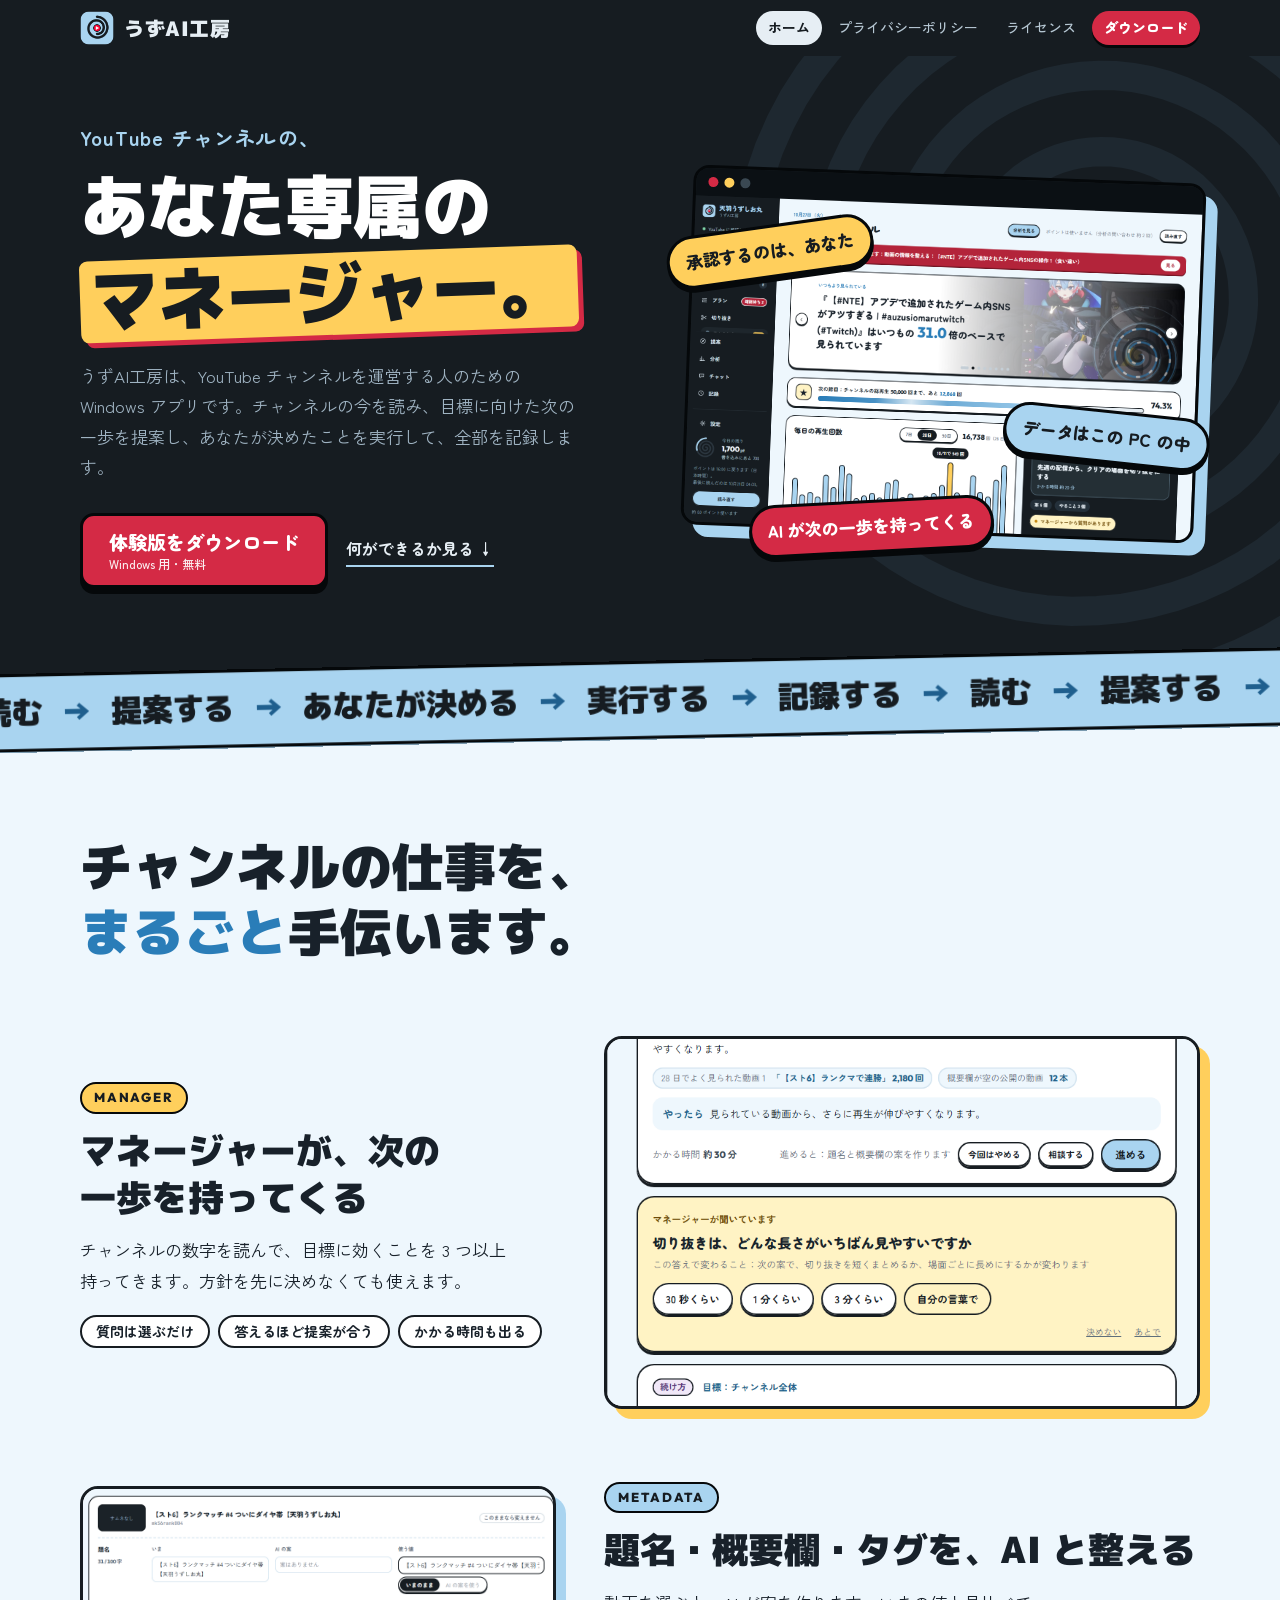
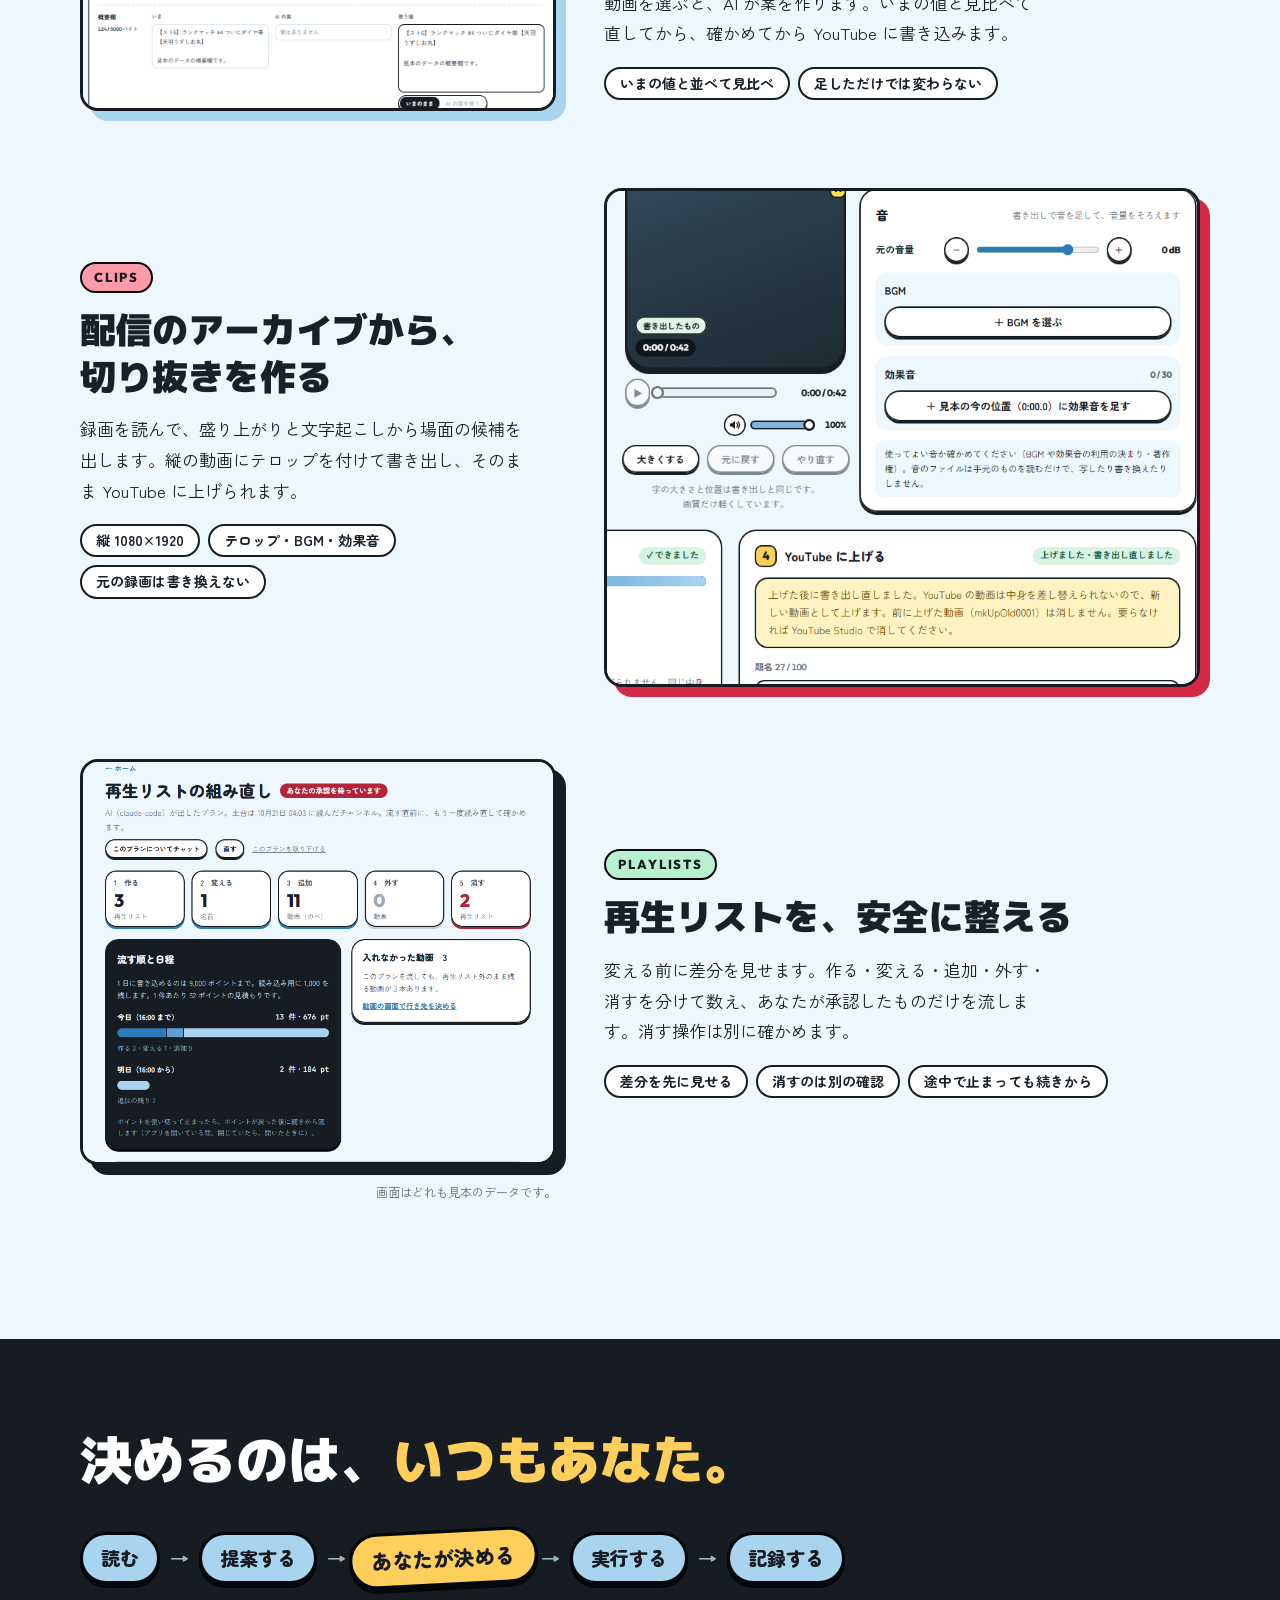
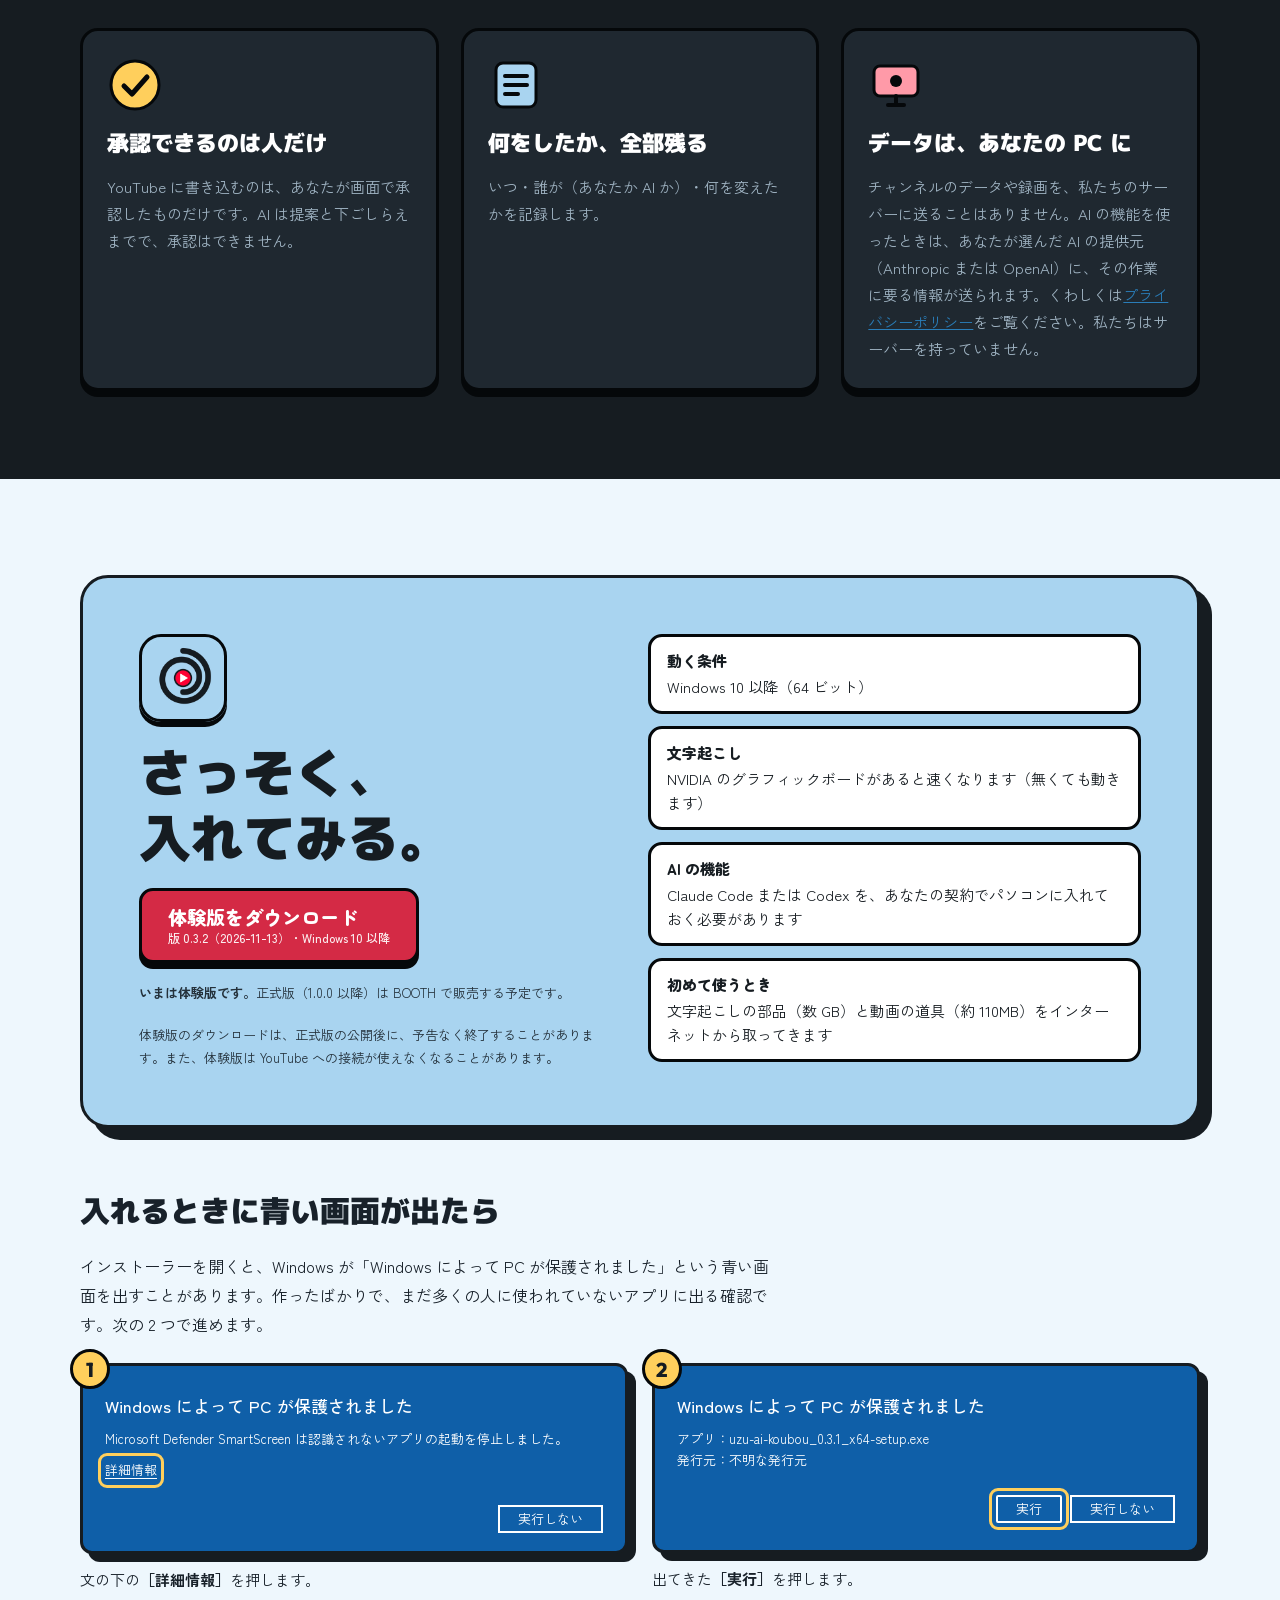
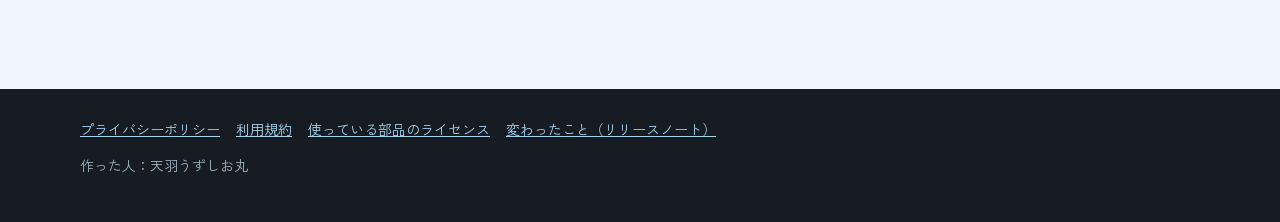
<file: index.html>
<!doctype html>
<html lang="ja">
<head>
<meta charset="utf-8">
<meta name="viewport" content="width=device-width, initial-scale=1">
<title>うずAI工房｜YouTube チャンネルの、あなた専属のマネージャー</title>
<meta name="description" content="うずAI工房は、YouTube チャンネルを運営する人のための Windows アプリです。チャンネルの今を読み、目標に向けた次の一歩を提案し、あなたが決めたことを実行して、全部を記録します。">
<link rel="preconnect" href="https://fonts.googleapis.com">
<link rel="preconnect" href="https://fonts.gstatic.com" crossorigin>
<link rel="stylesheet" href="https://fonts.googleapis.com/css2?family=M+PLUS+1p:wght@800;900&family=Zen+Maru+Gothic:wght@500;700;900&family=Zen+Kaku+Gothic+New:wght@400;500;700&family=Outfit:wght@600;800&display=swap">
<link rel="stylesheet" href="assets/site.css">
<link rel="icon" href="img/icon.png">
<script src="assets/site.js" defer></script>
</head>
<body>

<header class="gut">
  <div class="wrap bar">
    <a class="brand" href="index.html"><img src="img/icon.png" alt="">うずAI工房</a>
    <nav class="top" aria-label="ページ">
      <a href="index.html" aria-current="page">ホーム</a>
      <a href="privacy.html">プライバシーポリシー</a>
      <a href="licenses.html">ライセンス</a>
      <a class="get" href="#download">ダウンロード</a>
    </nav>
  </div>
</header>

<main>
  <section class="hero gut">
    <svg class="swirl" viewBox="0 0 400 400" aria-hidden="true"><path id="swirl-path" d="" fill="none" stroke="#26343f" stroke-width="13" stroke-linecap="round"/></svg>
    <div class="wrap">
      <div>
        <p class="eyebrow">YouTube チャンネルの、</p>
        <h1>あなた専属の<br><span class="hl">マネージャー。</span></h1>
        <p class="lead">うずAI工房は、YouTube チャンネルを運営する人のための Windows アプリです。チャンネルの今を読み、目標に向けた次の一歩を提案し、あなたが決めたことを実行して、全部を記録します。</p>
        <div class="cta">
          <a class="btn" href="#download">体験版をダウンロード<small>Windows 用・無料</small></a>
          <a class="ghost" href="#feats">何ができるか見る ↓</a>
        </div>
      </div>
      <div class="stage">
        <div class="win">
          <div class="win-bar" aria-hidden="true"><i></i><i></i><i></i></div>
          <img src="img/home.png" alt="うずAI工房のホーム画面。いつもより見られている動画、次の節目までの進み具合、毎日の再生回数、マネージャーの提案が並んでいる" width="1400" height="900">
        </div>
        <span class="sticker s1">承認するのは、あなた</span>
        <span class="sticker s2">データはこの PC の中</span>
        <span class="sticker s3">AI が次の一歩を持ってくる</span>
      </div>
    </div>
  </section>

  <div class="band" aria-hidden="true">
    <div class="track">
      <span>読む<b>→</b>提案する<b>→</b>あなたが決める<b>→</b>実行する<b>→</b>記録する<b>→</b>読む<b>→</b>提案する<b>→</b>あなたが決める<b>→</b>実行する<b>→</b>記録する<b>→</b></span>
      <span>読む<b>→</b>提案する<b>→</b>あなたが決める<b>→</b>実行する<b>→</b>記録する<b>→</b>読む<b>→</b>提案する<b>→</b>あなたが決める<b>→</b>実行する<b>→</b>記録する<b>→</b></span>
    </div>
  </div>

  <section class="feats gut" id="feats">
    <div class="wrap">
      <h2 class="sec-h">チャンネルの仕事を、<br><em>まるごと</em>手伝います。</h2>

      <div class="feat">
        <div>
          <span class="kicker" style="--chip:#ffcf5c">Manager</span>
          <h3>マネージャーが、次の一歩を持ってくる</h3>
          <p>チャンネルの数字を読んで、目標に効くことを 3 つ以上持ってきます。方針を先に決めなくても使えます。</p>
          <ul class="chips"><li>質問は選ぶだけ</li><li>答えるほど提案が合う</li><li>かかる時間も出る</li></ul>
        </div>
        <figure class="shot rise">
          <div class="crop" style="--ar:808/505; --w:173.3%; --x:-28.7%; --y:0%; --shadow:#ffcf5c"><img src="img/advice.png" alt="提案の画面。マネージャーからの質問に、30 秒くらい・1 分くらい・3 分くらいのボタンで答えられる"></div>
        </figure>
      </div>

      <div class="feat flip">
        <div>
          <span class="kicker" style="--chip:#a9d4f0">Metadata</span>
          <h3>題名・概要欄・タグを、AI と整える</h3>
          <p>動画を選ぶと、AI が案を作ります。いまの値と見比べて直してから、確かめてから YouTube に書き込みます。</p>
          <ul class="chips"><li>いまの値と並べて見比べ</li><li>足しただけでは変わらない</li></ul>
        </div>
        <figure class="shot rise">
          <div class="crop" style="--ar:1100/520; --w:127.3%; --x:-23.6%; --y:-29.1%; --shadow:#a9d4f0"><img src="img/meta.png" alt="動画の情報を整える画面。題名と概要欄について、いまの値・AI の案・使う値が横に並んでいる"></div>
        </figure>
      </div>

      <div class="feat">
        <div>
          <span class="kicker" style="--chip:#ff9aa8">Clips</span>
          <h3>配信のアーカイブから、切り抜きを作る</h3>
          <p>録画を読んで、盛り上がりと文字起こしから場面の候補を出します。縦の動画にテロップを付けて書き出し、そのまま YouTube に上げられます。</p>
          <ul class="chips"><li>縦 1080×1920</li><li>テロップ・BGM・効果音</li><li>元の録画は書き換えない</li></ul>
        </div>
        <figure class="shot rise">
          <div class="crop" style="--ar:800/670; --w:175%; --x:-70%; --y:-28.75%; --shadow:#d42a45"><img src="img/clip.png" alt="切り抜きの仕上げの画面。音量・BGM・効果音の設定と、書き出す・YouTube に上げるの段が並んでいる"></div>
        </figure>
      </div>

      <div class="feat flip">
        <div>
          <span class="kicker" style="--chip:#b9f0d2">Playlists</span>
          <h3>再生リストを、安全に整える</h3>
          <p>変える前に差分を見せます。作る・変える・追加・外す・消すを分けて数え、あなたが承認したものだけを流します。消す操作は別に確かめます。</p>
          <ul class="chips"><li>差分を先に見せる</li><li>消すのは別の確認</li><li>途中で止まっても続きから</li></ul>
        </div>
        <figure class="shot rise">
          <div class="crop" style="--ar:844/720; --w:165.9%; --x:-65.9%; --y:-3.6%; --shadow:#161c21"><img src="img/plan.png" alt="プランの画面。再生リストの組み直しについて、作る 3・変える 1・追加 11・外す 0・消す 2 と、承認して流すボタンが出ている"></div>
          <figcaption>画面はどれも見本のデータです。</figcaption>
        </figure>
      </div>
    </div>
  </section>

  <section class="trust gut">
    <div class="wrap">
      <h2 class="sec-h">決めるのは、<em>いつもあなた。</em></h2>
      <div class="flow" aria-label="アプリの流れ">
        <span>読む</span><i>→</i><span>提案する</span><i>→</i><span class="you">あなたが決める</span><i>→</i><span>実行する</span><i>→</i><span>記録する</span>
      </div>
      <div class="pillars">
        <div class="pillar">
          <svg viewBox="0 0 56 56" aria-hidden="true"><circle cx="28" cy="28" r="24" fill="#ffcf5c" stroke="#05080a" stroke-width="3"/><path d="M17 29l8 8 15-17" fill="none" stroke="#05080a" stroke-width="5" stroke-linecap="round" stroke-linejoin="round"/></svg>
          <h3>承認できるのは人だけ</h3>
          <p>YouTube に書き込むのは、あなたが画面で承認したものだけです。AI は提案と下ごしらえまでで、承認はできません。</p>
        </div>
        <div class="pillar">
          <svg viewBox="0 0 56 56" aria-hidden="true"><rect x="8" y="6" width="40" height="44" rx="7" fill="#a9d4f0" stroke="#05080a" stroke-width="3"/><path d="M17 19h22M17 28h22M17 37h13" stroke="#05080a" stroke-width="4" stroke-linecap="round"/></svg>
          <h3>何をしたか、全部残る</h3>
          <p>いつ・誰が（あなたか AI か）・何を変えたかを記録します。</p>
        </div>
        <div class="pillar">
          <svg viewBox="0 0 56 56" aria-hidden="true"><rect x="6" y="9" width="44" height="30" rx="6" fill="#ff9aa8" stroke="#05080a" stroke-width="3"/><path d="M20 48h16M28 39v9" stroke="#05080a" stroke-width="4" stroke-linecap="round"/><circle cx="28" cy="24" r="6" fill="#05080a"/></svg>
          <h3>データは、あなたの PC に</h3>
          <p>チャンネルのデータや録画を、私たちのサーバーに送ることはありません。AI の機能を使ったときは、あなたが選んだ AI の提供元（Anthropic または OpenAI）に、その作業に要る情報が送られます。くわしくは<a href="privacy.html">プライバシーポリシー</a>をご覧ください。私たちはサーバーを持っていません。</p>
        </div>
      </div>
    </div>
  </section>

  <section class="dl gut" id="download">
    <div class="wrap">
      <div class="dl-box">
        <div class="dl-main">
          <img src="img/icon.png" alt="">
          <h2 class="sec-h">さっそく、<br>入れてみる。</h2>
          <a class="btn" id="dl-trial" href="https://github.com/uzusio/uzu-ai-koubou/releases/download/v0.3.2/uzu-ai-koubou_0.3.2_x64-setup.exe">体験版をダウンロード<small>版 0.3.2（2026-11-13）・Windows 10 以降</small></a>
          <p class="note"><b>いまは体験版です。</b>正式版（1.0.0 以降）は BOOTH で販売する予定です。</p>
          <p class="note" id="trial-note">体験版のダウンロードは、正式版の公開後に、予告なく終了することがあります。また、体験版は YouTube への接続が使えなくなることがあります。</p>
        </div>
        <ul class="req">
          <li><b>動く条件</b>Windows 10 以降（64 ビット）</li>
          <li><b>文字起こし</b>NVIDIA のグラフィックボードがあると速くなります（無くても動きます）</li>
          <li><b>AI の機能</b>Claude Code または Codex を、あなたの契約でパソコンに入れておく必要があります</li>
          <li><b>初めて使うとき</b>文字起こしの部品（数 GB）と動画の道具（約 110MB）をインターネットから取ってきます</li>
        </ul>
      </div>

      <div class="guard">
        <h3>入れるときに青い画面が出たら</h3>
        <p>インストーラーを開くと、Windows が「Windows によって PC が保護されました」という青い画面を出すことがあります。作ったばかりで、まだ多くの人に使われていないアプリに出る確認です。次の 2 つで進めます。</p>
        <div class="steps">
          <div class="step">
            <span class="no">1</span>
            <div class="ss" role="img" aria-label="青い画面の絵。文の下の「詳細情報」に印が付いている">
              <b>Windows によって PC が保護されました</b>
              <span>Microsoft Defender SmartScreen は認識されないアプリの起動を停止しました。</span>
              <u class="hit">詳細情報</u>
              <span class="ss-btns"><i>実行しない</i></span>
            </div>
            <p>文の下の<b>［詳細情報］</b>を押します。</p>
          </div>
          <div class="step">
            <span class="no">2</span>
            <div class="ss" role="img" aria-label="青い画面の絵。右下に出てきた「実行」のボタンに印が付いている">
              <b>Windows によって PC が保護されました</b>
              <span>アプリ：uzu-ai-koubou_0.3.1_x64-setup.exe<br>発行元：不明な発行元</span>
              <span class="ss-btns"><i class="hit">実行</i><i>実行しない</i></span>
            </div>
            <p>出てきた<b>［実行］</b>を押します。</p>
          </div>
        </div>
      </div>
    </div>
  </section>
</main>

<footer class="gut">
  <div class="wrap">
    <div><a href="privacy.html">プライバシーポリシー</a><a href="terms.html">利用規約</a><a href="licenses.html">使っている部品のライセンス</a><a href="https://github.com/uzusio/uzu-ai-koubou/releases" target="_blank" rel="noopener">変わったこと（リリースノート）</a></div>
    <p>作った人：天羽うずしお丸</p>
  </div>
</footer>

</body>
</html>
</file>
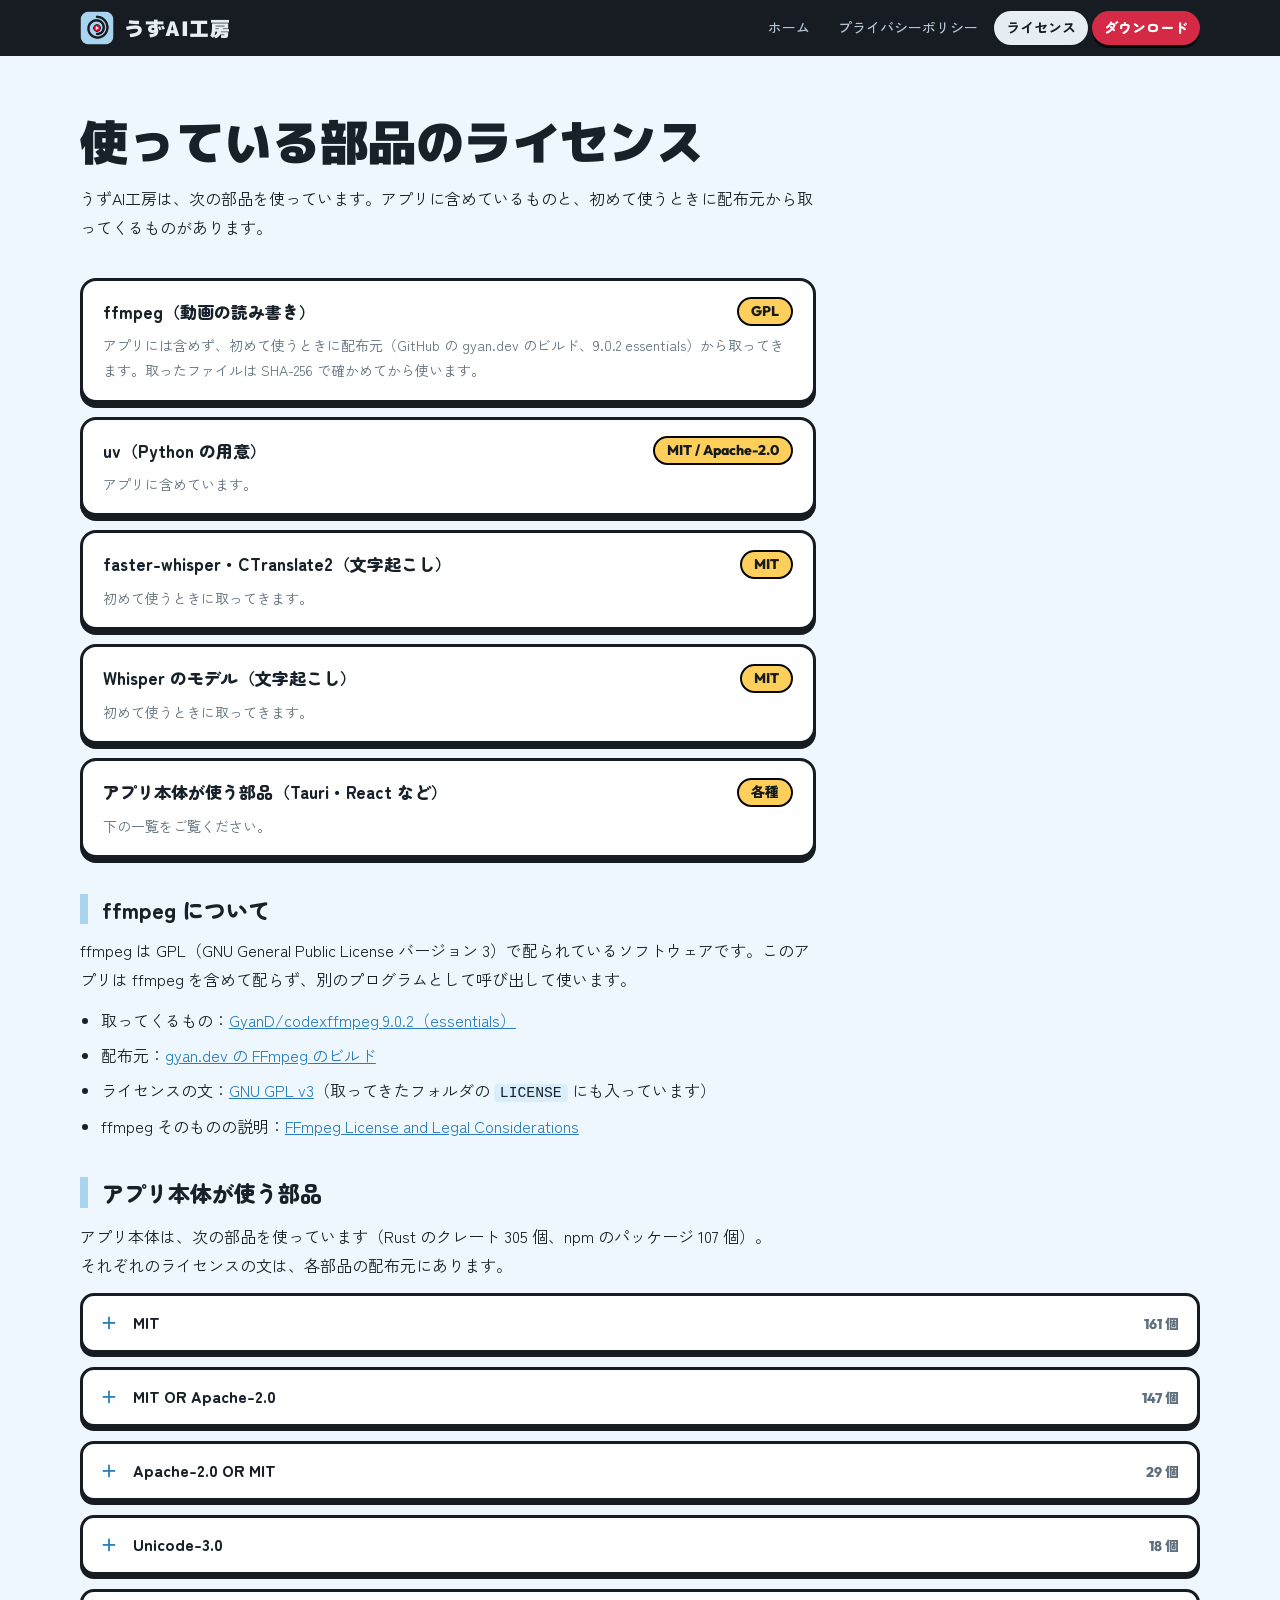
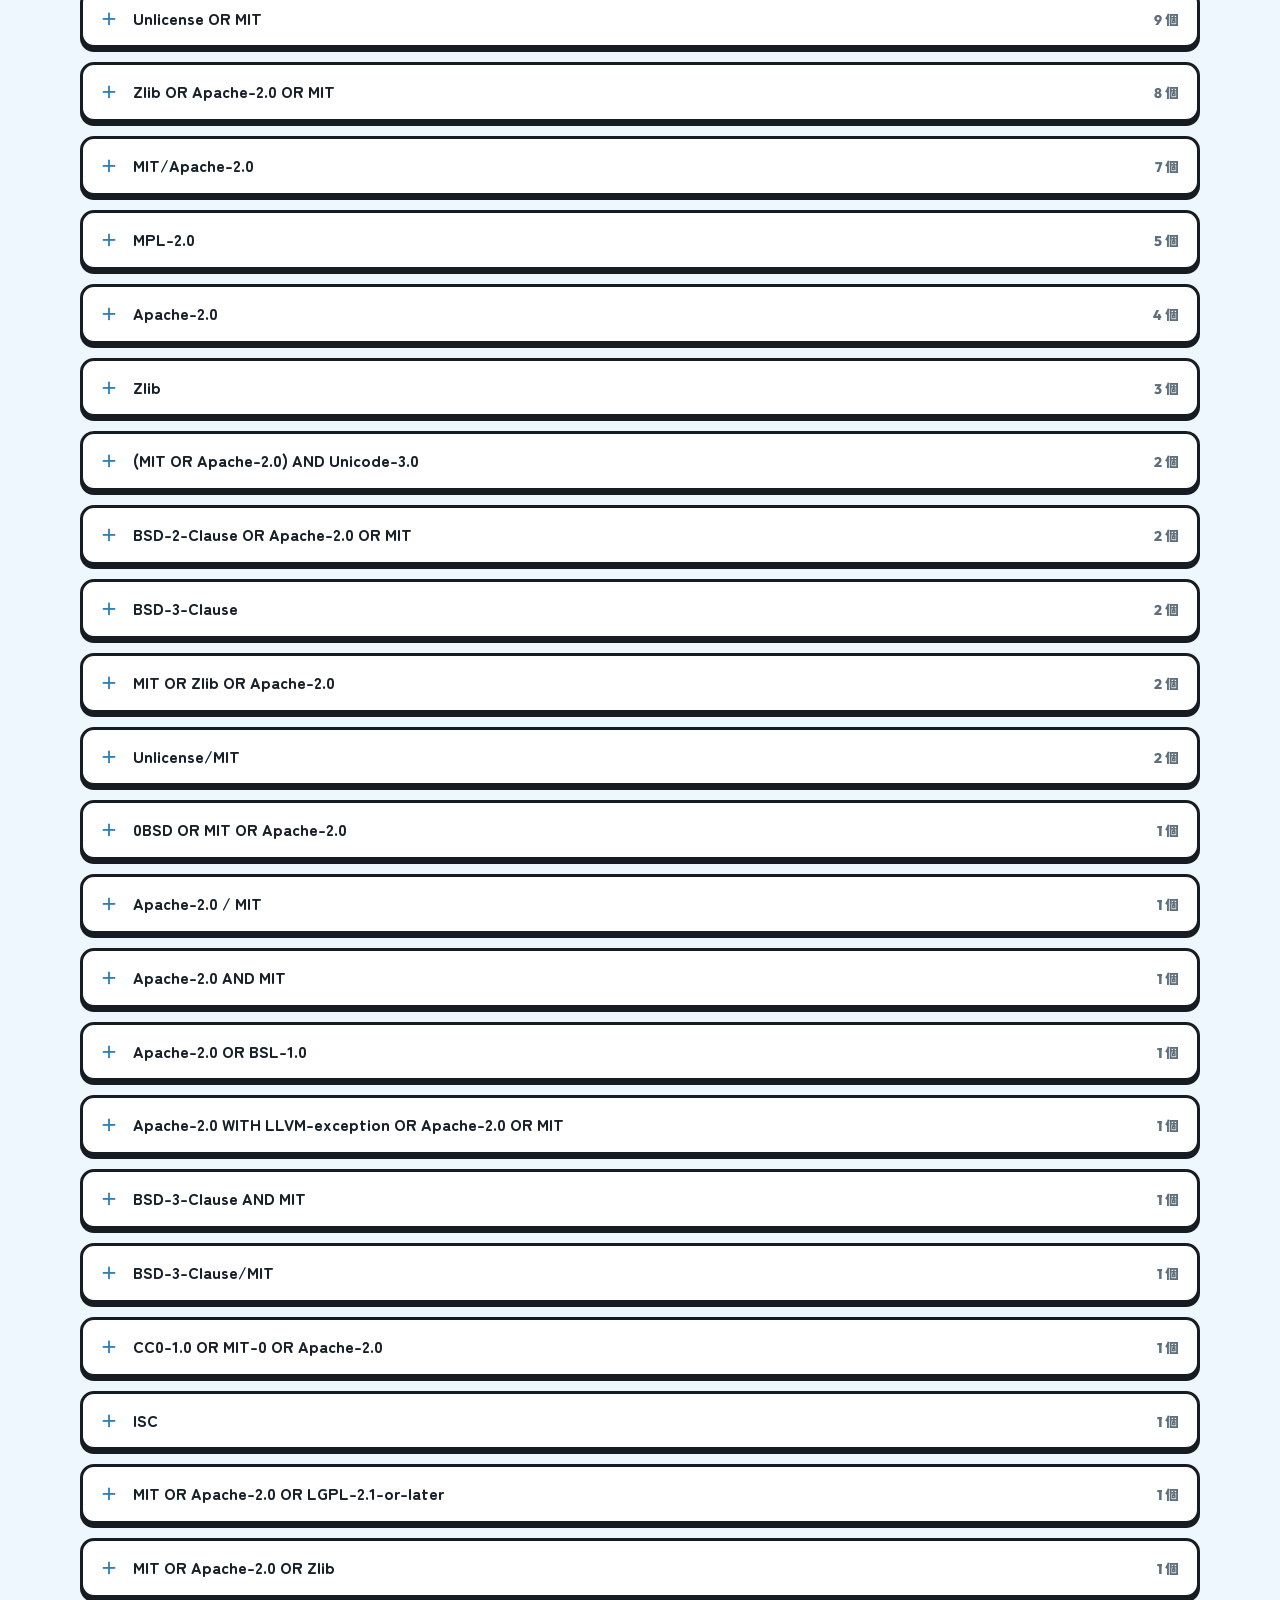
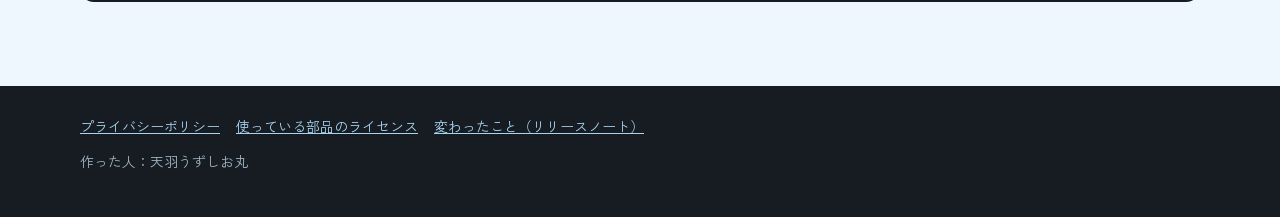
<file: licenses.html>
<!doctype html>
<html lang="ja">
<head>
<meta charset="utf-8">
<meta name="viewport" content="width=device-width, initial-scale=1">
<title>使っている部品のライセンス｜うずAI工房</title>
<meta name="description" content="うずAI工房（YouTube チャンネルを運営する人のための Windows アプリ）が使っている部品と、そのライセンスの一覧です。">
<link rel="preconnect" href="https://fonts.googleapis.com">
<link rel="preconnect" href="https://fonts.gstatic.com" crossorigin>
<link rel="stylesheet" href="https://fonts.googleapis.com/css2?family=M+PLUS+1p:wght@800;900&family=Zen+Maru+Gothic:wght@500;700;900&family=Zen+Kaku+Gothic+New:wght@400;500;700&family=Outfit:wght@600;800&display=swap">
<link rel="stylesheet" href="assets/site.css">
<link rel="icon" href="img/icon.png">
<script src="assets/site.js" defer></script>
</head>
<body>

<header class="gut">
  <div class="wrap bar">
    <a class="brand" href="index.html"><img src="img/icon.png" alt="">うずAI工房</a>
    <nav class="top" aria-label="ページ">
      <a href="index.html">ホーム</a>
      <a href="privacy.html">プライバシーポリシー</a>
      <a href="licenses.html" aria-current="page">ライセンス</a>
      <a class="get" href="index.html#download">ダウンロード</a>
    </nav>
  </div>
</header>

<main>
<div class="docpage gut">
  <div class="wrap"><div class="doc">
    <section>
      <h1>使っている部品のライセンス</h1>
      <p>うずAI工房は、次の部品を使っています。アプリに含めているものと、初めて使うときに配布元から取ってくるものがあります。</p>
    </section>
    <div class="lic" role="list">
      <div role="listitem"><span class="name">ffmpeg（動画の読み書き）</span><span class="kind">GPL</span><span class="how">アプリには含めず、初めて使うときに配布元（GitHub の gyan.dev のビルド、9.0.2 essentials）から取ってきます。取ったファイルは SHA-256 で確かめてから使います。</span></div>
      <div role="listitem"><span class="name">uv（Python の用意）</span><span class="kind">MIT / Apache-2.0</span><span class="how">アプリに含めています。</span></div>
      <div role="listitem"><span class="name">faster-whisper・CTranslate2（文字起こし）</span><span class="kind">MIT</span><span class="how">初めて使うときに取ってきます。</span></div>
      <div role="listitem"><span class="name">Whisper のモデル（文字起こし）</span><span class="kind">MIT</span><span class="how">初めて使うときに取ってきます。</span></div>
      <div role="listitem"><span class="name">アプリ本体が使う部品（Tauri・React など）</span><span class="kind">各種</span><span class="how">下の一覧をご覧ください。</span></div>
    </div>
    <section>
      <h2>ffmpeg について</h2>
      <p>ffmpeg は GPL（GNU General Public License バージョン 3）で配られているソフトウェアです。このアプリは ffmpeg を含めて配らず、別のプログラムとして呼び出して使います。</p>
      <ul>
        <li>取ってくるもの：<a href="https://github.com/GyanD/codexffmpeg/releases/tag/9.0.2" target="_blank" rel="noopener">GyanD/codexffmpeg 9.0.2（essentials）</a></li>
        <li>配布元：<a href="https://www.gyan.dev/ffmpeg/builds/" target="_blank" rel="noopener">gyan.dev の FFmpeg のビルド</a></li>
        <li>ライセンスの文：<a href="https://www.gnu.org/licenses/gpl-3.0.html" target="_blank" rel="noopener">GNU GPL v3</a>（取ってきたフォルダの <code>LICENSE</code> にも入っています）</li>
        <li>ffmpeg そのものの説明：<a href="https://ffmpeg.org/legal.html" target="_blank" rel="noopener">FFmpeg License and Legal Considerations</a></li>
      </ul>
    </section>
  </div>
  <section id="third-party">
    <h2>アプリ本体が使う部品</h2>
<p>アプリ本体は、次の部品を使っています（Rust のクレート 305 個、npm のパッケージ 107 個）。それぞれのライセンスの文は、各部品の配布元にあります。</p>
<details class="tp">
  <summary><span class="tp-lic">MIT</span><span class="tp-count">161 個</span></summary>
  <ul class="tp-list">
    <li><a href="https://github.com/DefinitelyTyped/DefinitelyTyped" target="_blank" rel="noopener">@types/debug</a> <span class="tp-ver">4.1.13</span></li>
    <li><a href="https://github.com/DefinitelyTyped/DefinitelyTyped" target="_blank" rel="noopener">@types/estree</a> <span class="tp-ver">1.0.9</span></li>
    <li><a href="https://github.com/DefinitelyTyped/DefinitelyTyped" target="_blank" rel="noopener">@types/estree-jsx</a> <span class="tp-ver">1.0.5</span></li>
    <li><a href="https://github.com/DefinitelyTyped/DefinitelyTyped" target="_blank" rel="noopener">@types/hast</a> <span class="tp-ver">3.0.5</span></li>
    <li><a href="https://github.com/DefinitelyTyped/DefinitelyTyped" target="_blank" rel="noopener">@types/mdast</a> <span class="tp-ver">4.0.4</span></li>
    <li><a href="https://github.com/DefinitelyTyped/DefinitelyTyped" target="_blank" rel="noopener">@types/ms</a> <span class="tp-ver">2.1.0</span></li>
    <li><a href="https://github.com/DefinitelyTyped/DefinitelyTyped" target="_blank" rel="noopener">@types/unist</a> <span class="tp-ver">2.0.11</span></li>
    <li><a href="https://github.com/DefinitelyTyped/DefinitelyTyped" target="_blank" rel="noopener">@types/unist</a> <span class="tp-ver">3.0.3</span></li>
    <li><a href="https://github.com/wooorm/bail" target="_blank" rel="noopener">bail</a> <span class="tp-ver">2.0.2</span></li>
    <li><a href="https://github.com/madsmtm/objc2" target="_blank" rel="noopener">block2</a> <span class="tp-ver">0.6.2</span></li>
    <li><a href="https://github.com/tokio-rs/bytes" target="_blank" rel="noopener">bytes</a> <span class="tp-ver">1.12.1</span></li>
    <li><a href="https://github.com/oli-obk/cargo_metadata" target="_blank" rel="noopener">cargo_metadata</a> <span class="tp-ver">0.19.2</span></li>
    <li><a href="https://github.com/wooorm/ccount" target="_blank" rel="noopener">ccount</a> <span class="tp-ver">2.0.1</span></li>
    <li><a href="https://github.com/mdsteele/rust-cfb" target="_blank" rel="noopener">cfb</a> <span class="tp-ver">0.14.0</span></li>
    <li><a href="https://github.com/wooorm/character-entities" target="_blank" rel="noopener">character-entities</a> <span class="tp-ver">2.0.2</span></li>
    <li><a href="https://github.com/wooorm/character-entities-html4" target="_blank" rel="noopener">character-entities-html4</a> <span class="tp-ver">2.1.0</span></li>
    <li><a href="https://github.com/wooorm/character-entities-legacy" target="_blank" rel="noopener">character-entities-legacy</a> <span class="tp-ver">3.0.0</span></li>
    <li><a href="https://github.com/wooorm/character-reference-invalid" target="_blank" rel="noopener">character-reference-invalid</a> <span class="tp-ver">2.0.1</span></li>
    <li><a href="https://github.com/wooorm/comma-separated-tokens" target="_blank" rel="noopener">comma-separated-tokens</a> <span class="tp-ver">2.0.3</span></li>
    <li><a href="https://github.com/TedDriggs/darling" target="_blank" rel="noopener">darling</a> <span class="tp-ver">0.24.1</span></li>
    <li><a href="https://github.com/TedDriggs/darling" target="_blank" rel="noopener">darling_core</a> <span class="tp-ver">0.24.1</span></li>
    <li><a href="https://github.com/TedDriggs/darling" target="_blank" rel="noopener">darling_macro</a> <span class="tp-ver">0.24.1</span></li>
    <li><a href="https://github.com/debug-js/debug" target="_blank" rel="noopener">debug</a> <span class="tp-ver">4.4.3</span></li>
    <li><a href="https://github.com/wooorm/decode-named-character-reference" target="_blank" rel="noopener">decode-named-character-reference</a> <span class="tp-ver">1.3.0</span></li>
    <li><a href="https://github.com/lukeed/dequal" target="_blank" rel="noopener">dequal</a> <span class="tp-ver">2.0.3</span></li>
    <li><a href="https://github.com/JelteF/derive_more" target="_blank" rel="noopener">derive_more</a> <span class="tp-ver">2.1.1</span></li>
    <li><a href="https://github.com/JelteF/derive_more" target="_blank" rel="noopener">derive_more-impl</a> <span class="tp-ver">2.1.1</span></li>
    <li><a href="https://github.com/wooorm/devlop" target="_blank" rel="noopener">devlop</a> <span class="tp-ver">1.1.0</span></li>
    <li><a href="https://github.com/niklak/dom_query" target="_blank" rel="noopener">dom_query</a> <span class="tp-ver">0.28.0</span></li>
    <li><a href="https://github.com/sindresorhus/escape-string-regexp" target="_blank" rel="noopener">escape-string-regexp</a> <span class="tp-ver">5.0.0</span></li>
    <li><a href="https://github.com/syntax-tree/estree-util-is-identifier-name" target="_blank" rel="noopener">estree-util-is-identifier-name</a> <span class="tp-ver">3.0.0</span></li>
    <li><a href="https://github.com/justmoon/node-extend" target="_blank" rel="noopener">extend</a> <span class="tp-ver">3.0.2</span></li>
    <li><a href="https://github.com/fizyk20/generic-array" target="_blank" rel="noopener">generic-array</a> <span class="tp-ver">0.14.7</span></li>
    <li><a href="https://github.com/syntax-tree/hast-util-to-jsx-runtime" target="_blank" rel="noopener">hast-util-to-jsx-runtime</a> <span class="tp-ver">2.3.7</span></li>
    <li><a href="https://github.com/syntax-tree/hast-util-whitespace" target="_blank" rel="noopener">hast-util-whitespace</a> <span class="tp-ver">3.0.0</span></li>
    <li><a href="https://github.com/rehypejs/rehype-minify/tree/main/packages/html-url-attributes" target="_blank" rel="noopener">html-url-attributes</a> <span class="tp-ver">3.0.1</span></li>
    <li><a href="https://github.com/bancek/rust-http-range" target="_blank" rel="noopener">http-range</a> <span class="tp-ver">0.1.6</span></li>
    <li><a href="https://github.com/mdsteele/rust-ico" target="_blank" rel="noopener">ico</a> <span class="tp-ver">0.5.0</span></li>
    <li><a href="https://github.com/bojand/infer" target="_blank" rel="noopener">infer</a> <span class="tp-ver">0.22.0</span></li>
    <li><a href="https://github.com/remarkablemark/inline-style-parser" target="_blank" rel="noopener">inline-style-parser</a> <span class="tp-ver">0.2.9</span></li>
    <li><a href="https://github.com/wooorm/is-alphabetical" target="_blank" rel="noopener">is-alphabetical</a> <span class="tp-ver">2.0.1</span></li>
    <li><a href="https://github.com/wooorm/is-alphanumerical" target="_blank" rel="noopener">is-alphanumerical</a> <span class="tp-ver">2.0.1</span></li>
    <li><a href="https://github.com/wooorm/is-decimal" target="_blank" rel="noopener">is-decimal</a> <span class="tp-ver">2.0.1</span></li>
    <li><a href="https://github.com/wooorm/is-hexadecimal" target="_blank" rel="noopener">is-hexadecimal</a> <span class="tp-ver">2.0.1</span></li>
    <li><a href="https://github.com/sindresorhus/is-plain-obj" target="_blank" rel="noopener">is-plain-obj</a> <span class="tp-ver">4.1.0</span></li>
    <li><a href="https://gitlab.redox-os.org/redox-os/libredox" target="_blank" rel="noopener">libredox</a> <span class="tp-ver">0.1.25</span></li>
    <li><a href="https://github.com/rusqlite/rusqlite" target="_blank" rel="noopener">libsqlite3-sys</a> <span class="tp-ver">0.35.0</span></li>
    <li><a href="https://github.com/wooorm/longest-streak" target="_blank" rel="noopener">longest-streak</a> <span class="tp-ver">3.1.0</span></li>
    <li><a href="https://github.com/wooorm/markdown-table" target="_blank" rel="noopener">markdown-table</a> <span class="tp-ver">3.1.0</span></li>
    <li><a href="https://github.com/syntax-tree/mdast-util-find-and-replace" target="_blank" rel="noopener">mdast-util-find-and-replace</a> <span class="tp-ver">3.0.4</span></li>
    <li><a href="https://github.com/syntax-tree/mdast-util-from-markdown" target="_blank" rel="noopener">mdast-util-from-markdown</a> <span class="tp-ver">2.1.0</span></li>
    <li><a href="https://github.com/syntax-tree/mdast-util-gfm" target="_blank" rel="noopener">mdast-util-gfm</a> <span class="tp-ver">3.1.0</span></li>
    <li><a href="https://github.com/syntax-tree/mdast-util-gfm-autolink-literal" target="_blank" rel="noopener">mdast-util-gfm-autolink-literal</a> <span class="tp-ver">2.1.0</span></li>
    <li><a href="https://github.com/syntax-tree/mdast-util-gfm-footnote" target="_blank" rel="noopener">mdast-util-gfm-footnote</a> <span class="tp-ver">2.1.0</span></li>
    <li><a href="https://github.com/syntax-tree/mdast-util-gfm-strikethrough" target="_blank" rel="noopener">mdast-util-gfm-strikethrough</a> <span class="tp-ver">2.0.1</span></li>
    <li><a href="https://github.com/syntax-tree/mdast-util-gfm-table" target="_blank" rel="noopener">mdast-util-gfm-table</a> <span class="tp-ver">2.0.1</span></li>
    <li><a href="https://github.com/syntax-tree/mdast-util-gfm-task-list-item" target="_blank" rel="noopener">mdast-util-gfm-task-list-item</a> <span class="tp-ver">2.0.1</span></li>
    <li><a href="https://github.com/syntax-tree/mdast-util-mdx-expression" target="_blank" rel="noopener">mdast-util-mdx-expression</a> <span class="tp-ver">2.0.1</span></li>
    <li><a href="https://github.com/syntax-tree/mdast-util-mdx-jsx" target="_blank" rel="noopener">mdast-util-mdx-jsx</a> <span class="tp-ver">3.2.1</span></li>
    <li><a href="https://github.com/syntax-tree/mdast-util-mdxjs-esm" target="_blank" rel="noopener">mdast-util-mdxjs-esm</a> <span class="tp-ver">2.0.1</span></li>
    <li><a href="https://github.com/syntax-tree/mdast-util-newline-to-break" target="_blank" rel="noopener">mdast-util-newline-to-break</a> <span class="tp-ver">2.0.0</span></li>
    <li><a href="https://github.com/syntax-tree/mdast-util-phrasing" target="_blank" rel="noopener">mdast-util-phrasing</a> <span class="tp-ver">4.1.0</span></li>
    <li><a href="https://github.com/syntax-tree/mdast-util-to-hast" target="_blank" rel="noopener">mdast-util-to-hast</a> <span class="tp-ver">13.2.1</span></li>
    <li><a href="https://github.com/syntax-tree/mdast-util-to-markdown" target="_blank" rel="noopener">mdast-util-to-markdown</a> <span class="tp-ver">2.2.3</span></li>
    <li><a href="https://github.com/syntax-tree/mdast-util-to-string" target="_blank" rel="noopener">mdast-util-to-string</a> <span class="tp-ver">4.0.0</span></li>
    <li><a href="https://github.com/micromark/micromark/tree/main/packages/micromark" target="_blank" rel="noopener">micromark</a> <span class="tp-ver">4.0.3</span></li>
    <li><a href="https://github.com/micromark/micromark/tree/main/packages/micromark-core-commonmark" target="_blank" rel="noopener">micromark-core-commonmark</a> <span class="tp-ver">2.0.4</span></li>
    <li><a href="https://github.com/micromark/micromark-extension-gfm" target="_blank" rel="noopener">micromark-extension-gfm</a> <span class="tp-ver">3.0.0</span></li>
    <li><a href="https://github.com/micromark/micromark-extension-gfm-autolink-literal" target="_blank" rel="noopener">micromark-extension-gfm-autolink-literal</a> <span class="tp-ver">2.1.0</span></li>
    <li><a href="https://github.com/micromark/micromark-extension-gfm-footnote" target="_blank" rel="noopener">micromark-extension-gfm-footnote</a> <span class="tp-ver">2.1.0</span></li>
    <li><a href="https://github.com/micromark/micromark-extension-gfm-strikethrough" target="_blank" rel="noopener">micromark-extension-gfm-strikethrough</a> <span class="tp-ver">2.1.0</span></li>
    <li><a href="https://github.com/micromark/micromark-extension-gfm-table" target="_blank" rel="noopener">micromark-extension-gfm-table</a> <span class="tp-ver">2.1.2</span></li>
    <li><a href="https://github.com/micromark/micromark-extension-gfm-tagfilter" target="_blank" rel="noopener">micromark-extension-gfm-tagfilter</a> <span class="tp-ver">2.0.0</span></li>
    <li><a href="https://github.com/micromark/micromark-extension-gfm-task-list-item" target="_blank" rel="noopener">micromark-extension-gfm-task-list-item</a> <span class="tp-ver">2.1.0</span></li>
    <li><a href="https://github.com/micromark/micromark/tree/main/packages/micromark-factory-destination" target="_blank" rel="noopener">micromark-factory-destination</a> <span class="tp-ver">2.0.1</span></li>
    <li><a href="https://github.com/micromark/micromark/tree/main/packages/micromark-factory-label" target="_blank" rel="noopener">micromark-factory-label</a> <span class="tp-ver">2.0.1</span></li>
    <li><a href="https://github.com/micromark/micromark/tree/main/packages/micromark-factory-space" target="_blank" rel="noopener">micromark-factory-space</a> <span class="tp-ver">2.1.0</span></li>
    <li><a href="https://github.com/micromark/micromark/tree/main/packages/micromark-factory-title" target="_blank" rel="noopener">micromark-factory-title</a> <span class="tp-ver">2.0.1</span></li>
    <li><a href="https://github.com/micromark/micromark/tree/main/packages/micromark-factory-whitespace" target="_blank" rel="noopener">micromark-factory-whitespace</a> <span class="tp-ver">2.0.1</span></li>
    <li><a href="https://github.com/micromark/micromark/tree/main/packages/micromark-util-character" target="_blank" rel="noopener">micromark-util-character</a> <span class="tp-ver">2.1.1</span></li>
    <li><a href="https://github.com/micromark/micromark/tree/main/packages/micromark-util-chunked" target="_blank" rel="noopener">micromark-util-chunked</a> <span class="tp-ver">2.0.1</span></li>
    <li><a href="https://github.com/micromark/micromark/tree/main/packages/micromark-util-classify-character" target="_blank" rel="noopener">micromark-util-classify-character</a> <span class="tp-ver">2.0.1</span></li>
    <li><a href="https://github.com/micromark/micromark/tree/main/packages/micromark-util-combine-extensions" target="_blank" rel="noopener">micromark-util-combine-extensions</a> <span class="tp-ver">2.0.1</span></li>
    <li><a href="https://github.com/micromark/micromark/tree/main/packages/micromark-util-decode-numeric-character-reference" target="_blank" rel="noopener">micromark-util-decode-numeric-character-reference</a> <span class="tp-ver">2.0.2</span></li>
    <li><a href="https://github.com/micromark/micromark/tree/main/packages/micromark-util-decode-string" target="_blank" rel="noopener">micromark-util-decode-string</a> <span class="tp-ver">2.0.1</span></li>
    <li><a href="https://github.com/micromark/micromark/tree/main/packages/micromark-util-edit-map" target="_blank" rel="noopener">micromark-util-edit-map</a> <span class="tp-ver">1.0.0</span></li>
    <li><a href="https://github.com/micromark/micromark/tree/main/packages/micromark-util-encode" target="_blank" rel="noopener">micromark-util-encode</a> <span class="tp-ver">2.0.1</span></li>
    <li><a href="https://github.com/micromark/micromark/tree/main/packages/micromark-util-html-tag-name" target="_blank" rel="noopener">micromark-util-html-tag-name</a> <span class="tp-ver">2.0.1</span></li>
    <li><a href="https://github.com/micromark/micromark/tree/main/packages/micromark-util-normalize-identifier" target="_blank" rel="noopener">micromark-util-normalize-identifier</a> <span class="tp-ver">2.0.1</span></li>
    <li><a href="https://github.com/micromark/micromark/tree/main/packages/micromark-util-resolve-all" target="_blank" rel="noopener">micromark-util-resolve-all</a> <span class="tp-ver">2.0.1</span></li>
    <li><a href="https://github.com/micromark/micromark/tree/main/packages/micromark-util-sanitize-uri" target="_blank" rel="noopener">micromark-util-sanitize-uri</a> <span class="tp-ver">2.0.1</span></li>
    <li><a href="https://github.com/micromark/micromark/tree/main/packages/micromark-util-subtokenize" target="_blank" rel="noopener">micromark-util-subtokenize</a> <span class="tp-ver">2.1.0</span></li>
    <li><a href="https://github.com/micromark/micromark/tree/main/packages/micromark-util-symbol" target="_blank" rel="noopener">micromark-util-symbol</a> <span class="tp-ver">2.0.1</span></li>
    <li><a href="https://github.com/micromark/micromark/tree/main/packages/micromark-util-types" target="_blank" rel="noopener">micromark-util-types</a> <span class="tp-ver">2.0.3</span></li>
    <li><a href="https://github.com/tokio-rs/mio" target="_blank" rel="noopener">mio</a> <span class="tp-ver">1.2.4</span></li>
    <li><a href="https://github.com/vercel/ms" target="_blank" rel="noopener">ms</a> <span class="tp-ver">2.1.3</span></li>
    <li><a href="https://github.com/mbrubeck/rust-debug-unreachable" target="_blank" rel="noopener">new_debug_unreachable</a> <span class="tp-ver">1.0.6</span></li>
    <li><a href="https://github.com/madsmtm/objc2" target="_blank" rel="noopener">objc2</a> <span class="tp-ver">0.6.5</span></li>
    <li><a href="https://github.com/madsmtm/objc2" target="_blank" rel="noopener">objc2-encode</a> <span class="tp-ver">4.1.0</span></li>
    <li><a href="https://github.com/madsmtm/objc2" target="_blank" rel="noopener">objc2-foundation</a> <span class="tp-ver">0.3.2</span></li>
    <li><a href="https://github.com/Byron/open-rs" target="_blank" rel="noopener">open</a> <span class="tp-ver">5.4.4</span></li>
    <li><a href="https://github.com/wooorm/parse-entities" target="_blank" rel="noopener">parse-entities</a> <span class="tp-ver">4.0.2</span></li>
    <li><a href="https://github.com/rust-phf/rust-phf" target="_blank" rel="noopener">phf</a> <span class="tp-ver">0.12.1</span></li>
    <li><a href="https://github.com/rust-phf/rust-phf" target="_blank" rel="noopener">phf</a> <span class="tp-ver">0.13.1</span></li>
    <li><a href="https://github.com/rust-phf/rust-phf" target="_blank" rel="noopener">phf_generator</a> <span class="tp-ver">0.13.1</span></li>
    <li><a href="https://github.com/rust-phf/rust-phf" target="_blank" rel="noopener">phf_macros</a> <span class="tp-ver">0.13.1</span></li>
    <li><a href="https://github.com/rust-phf/rust-phf" target="_blank" rel="noopener">phf_shared</a> <span class="tp-ver">0.12.1</span></li>
    <li><a href="https://github.com/rust-phf/rust-phf" target="_blank" rel="noopener">phf_shared</a> <span class="tp-ver">0.13.1</span></li>
    <li><a href="https://github.com/ebarnard/rust-plist" target="_blank" rel="noopener">plist</a> <span class="tp-ver">1.10.2</span></li>
    <li><a href="https://github.com/emilio/precomputed-hash" target="_blank" rel="noopener">precomputed-hash</a> <span class="tp-ver">0.1.1</span></li>
    <li><a href="https://github.com/wooorm/property-information" target="_blank" rel="noopener">property-information</a> <span class="tp-ver">7.2.0</span></li>
    <li><a href="https://github.com/tafia/quick-xml" target="_blank" rel="noopener">quick-xml</a> <span class="tp-ver">0.42.0</span></li>
    <li><a href="https://github.com/react/react" target="_blank" rel="noopener">react</a> <span class="tp-ver">19.3.1</span></li>
    <li><a href="https://github.com/react/react" target="_blank" rel="noopener">react-dom</a> <span class="tp-ver">19.3.1</span></li>
    <li><a href="https://github.com/remarkjs/react-markdown" target="_blank" rel="noopener">react-markdown</a> <span class="tp-ver">9.1.0</span></li>
    <li><a href="https://gitlab.redox-os.org/redox-os/syscall" target="_blank" rel="noopener">redox_syscall</a> <span class="tp-ver">0.5.18</span></li>
    <li><a href="https://gitlab.redox-os.org/redox-os/users" target="_blank" rel="noopener">redox_users</a> <span class="tp-ver">0.5.3</span></li>
    <li><a href="https://github.com/remarkjs/remark-breaks" target="_blank" rel="noopener">remark-breaks</a> <span class="tp-ver">4.0.0</span></li>
    <li><a href="https://github.com/remarkjs/remark-gfm" target="_blank" rel="noopener">remark-gfm</a> <span class="tp-ver">4.0.1</span></li>
    <li><a href="https://github.com/remarkjs/remark/tree/main/packages/remark-parse" target="_blank" rel="noopener">remark-parse</a> <span class="tp-ver">11.0.0</span></li>
    <li><a href="https://github.com/remarkjs/remark-rehype" target="_blank" rel="noopener">remark-rehype</a> <span class="tp-ver">11.1.2</span></li>
    <li><a href="https://github.com/remarkjs/remark/tree/main/packages/remark-stringify" target="_blank" rel="noopener">remark-stringify</a> <span class="tp-ver">11.0.0</span></li>
    <li><a href="https://github.com/PolyMeilex/rfd" target="_blank" rel="noopener">rfd</a> <span class="tp-ver">0.16.1</span></li>
    <li><a href="https://github.com/rusqlite/rusqlite" target="_blank" rel="noopener">rusqlite</a> <span class="tp-ver">0.37.0</span></li>
    <li><a href="https://github.com/react/react" target="_blank" rel="noopener">scheduler</a> <span class="tp-ver">0.28.0</span></li>
    <li><a href="https://github.com/GREsau/schemars" target="_blank" rel="noopener">schemars</a> <span class="tp-ver">0.8.22</span></li>
    <li><a href="https://github.com/GREsau/schemars" target="_blank" rel="noopener">schemars</a> <span class="tp-ver">0.9.0</span></li>
    <li><a href="https://github.com/GREsau/schemars" target="_blank" rel="noopener">schemars</a> <span class="tp-ver">1.2.3</span></li>
    <li><a href="https://github.com/GREsau/schemars" target="_blank" rel="noopener">schemars_derive</a> <span class="tp-ver">0.8.22</span></li>
    <li><a href="https://github.com/GREsau/schemars" target="_blank" rel="noopener">schemars_derive</a> <span class="tp-ver">1.2.3</span></li>
    <li><a href="https://github.com/mcountryman/simd-adler32" target="_blank" rel="noopener">simd-adler32</a> <span class="tp-ver">0.3.10</span></li>
    <li><a href="https://github.com/tokio-rs/slab" target="_blank" rel="noopener">slab</a> <span class="tp-ver">0.4.12</span></li>
    <li><a href="https://github.com/wooorm/space-separated-tokens" target="_blank" rel="noopener">space-separated-tokens</a> <span class="tp-ver">2.0.2</span></li>
    <li><a href="https://github.com/wooorm/stringify-entities" target="_blank" rel="noopener">stringify-entities</a> <span class="tp-ver">4.0.4</span></li>
    <li><a href="https://github.com/rapidfuzz/strsim-rs" target="_blank" rel="noopener">strsim</a> <span class="tp-ver">0.11.1</span></li>
    <li><a href="https://github.com/remarkablemark/style-to-object" target="_blank" rel="noopener">style-to-object</a> <span class="tp-ver">2.0.2</span></li>
    <li><a href="https://github.com/mystor/synstructure" target="_blank" rel="noopener">synstructure</a> <span class="tp-ver">0.14.0</span></li>
    <li><a href="https://github.com/tokio-rs/tokio" target="_blank" rel="noopener">tokio</a> <span class="tp-ver">1.54.0</span></li>
    <li><a href="https://github.com/tokio-rs/tokio" target="_blank" rel="noopener">tokio-macros</a> <span class="tp-ver">2.7.2</span></li>
    <li><a href="https://github.com/tokio-rs/tokio" target="_blank" rel="noopener">tokio-stream</a> <span class="tp-ver">0.1.19</span></li>
    <li><a href="https://github.com/tokio-rs/tokio" target="_blank" rel="noopener">tokio-util</a> <span class="tp-ver">0.7.20</span></li>
    <li><a href="https://github.com/tokio-rs/tracing" target="_blank" rel="noopener">tracing</a> <span class="tp-ver">0.1.44</span></li>
    <li><a href="https://github.com/tokio-rs/tracing" target="_blank" rel="noopener">tracing-attributes</a> <span class="tp-ver">0.1.31</span></li>
    <li><a href="https://github.com/tokio-rs/tracing" target="_blank" rel="noopener">tracing-core</a> <span class="tp-ver">0.1.36</span></li>
    <li><a href="https://github.com/wooorm/trim-lines" target="_blank" rel="noopener">trim-lines</a> <span class="tp-ver">3.0.1</span></li>
    <li><a href="https://github.com/wooorm/trough" target="_blank" rel="noopener">trough</a> <span class="tp-ver">2.2.0</span></li>
    <li><a href="https://github.com/unifiedjs/unified" target="_blank" rel="noopener">unified</a> <span class="tp-ver">11.0.5</span></li>
    <li><a href="https://github.com/syntax-tree/unist-util-is" target="_blank" rel="noopener">unist-util-is</a> <span class="tp-ver">6.0.1</span></li>
    <li><a href="https://github.com/syntax-tree/unist-util-position" target="_blank" rel="noopener">unist-util-position</a> <span class="tp-ver">5.0.0</span></li>
    <li><a href="https://github.com/syntax-tree/unist-util-stringify-position" target="_blank" rel="noopener">unist-util-stringify-position</a> <span class="tp-ver">4.0.0</span></li>
    <li><a href="https://github.com/syntax-tree/unist-util-visit" target="_blank" rel="noopener">unist-util-visit</a> <span class="tp-ver">5.2.0</span></li>
    <li><a href="https://github.com/syntax-tree/unist-util-visit-parents" target="_blank" rel="noopener">unist-util-visit-parents</a> <span class="tp-ver">6.1.0</span></li>
    <li><a href="https://github.com/denoland/rust-urlpattern" target="_blank" rel="noopener">urlpattern</a> <span class="tp-ver">0.6.0</span></li>
    <li><a href="https://github.com/vfile/vfile" target="_blank" rel="noopener">vfile</a> <span class="tp-ver">6.0.3</span></li>
    <li><a href="https://github.com/vfile/vfile-message" target="_blank" rel="noopener">vfile-message</a> <span class="tp-ver">4.0.4</span></li>
    <li><a href="https://github.com/wravery/webview2-rs" target="_blank" rel="noopener">webview2-com</a> <span class="tp-ver">0.39.1</span></li>
    <li><a href="https://github.com/wravery/webview2-rs" target="_blank" rel="noopener">webview2-com-macros</a> <span class="tp-ver">0.8.1</span></li>
    <li><a href="https://github.com/wravery/webview2-rs" target="_blank" rel="noopener">webview2-com-sys</a> <span class="tp-ver">0.39.1</span></li>
    <li><a href="https://github.com/winnow-rs/winnow" target="_blank" rel="noopener">winnow</a> <span class="tp-ver">1.0.4</span></li>
    <li><a href="https://github.com/dtolnay/zmij" target="_blank" rel="noopener">zmij</a> <span class="tp-ver">1.0.23</span></li>
    <li><a href="https://github.com/wooorm/zwitch" target="_blank" rel="noopener">zwitch</a> <span class="tp-ver">2.0.4</span></li>
  </ul>
</details>
<details class="tp">
  <summary><span class="tp-lic">MIT OR Apache-2.0</span><span class="tp-count">147 個</span></summary>
  <ul class="tp-list">
    <li><a href="https://github.com/tauri-apps/plugins-workspace" target="_blank" rel="noopener">@tauri-apps/plugin-opener</a> <span class="tp-ver">2.7.2</span></li>
    <li><a href="https://github.com/dtolnay/anyhow" target="_blank" rel="noopener">anyhow</a> <span class="tp-ver">1.0.104</span></li>
    <li><a href="https://github.com/marshallpierce/rust-base64" target="_blank" rel="noopener">base64</a> <span class="tp-ver">0.22.1</span></li>
    <li><a href="https://github.com/marshallpierce/rust-base64" target="_blank" rel="noopener">base64</a> <span class="tp-ver">0.23.1</span></li>
    <li><a href="https://github.com/bitflags/bitflags" target="_blank" rel="noopener">bitflags</a> <span class="tp-ver">2.13.2</span></li>
    <li><a href="https://github.com/RustCrypto/utils" target="_blank" rel="noopener">block-buffer</a> <span class="tp-ver">0.10.4</span></li>
    <li><a href="https://github.com/camino-rs/camino" target="_blank" rel="noopener">camino</a> <span class="tp-ver">1.2.6</span></li>
    <li><a href="https://github.com/rust-lang/cargo" target="_blank" rel="noopener">cargo-platform</a> <span class="tp-ver">0.1.9</span></li>
    <li><a href="https://github.com/rust-lang/cfg-if" target="_blank" rel="noopener">cfg-if</a> <span class="tp-ver">1.0.5</span></li>
    <li><a href="https://github.com/chronotope/chrono" target="_blank" rel="noopener">chrono</a> <span class="tp-ver">0.4.45</span></li>
    <li><a href="https://github.com/chronotope/chrono-tz" target="_blank" rel="noopener">chrono-tz</a> <span class="tp-ver">0.10.4</span></li>
    <li><a href="https://github.com/SergioBenitez/cookie-rs" target="_blank" rel="noopener">cookie</a> <span class="tp-ver">0.18.2</span></li>
    <li><a href="https://github.com/RustCrypto/utils" target="_blank" rel="noopener">cpufeatures</a> <span class="tp-ver">0.2.17</span></li>
    <li><a href="https://github.com/srijs/rust-crc32fast" target="_blank" rel="noopener">crc32fast</a> <span class="tp-ver">1.5.3</span></li>
    <li><a href="https://github.com/crossbeam-rs/crossbeam" target="_blank" rel="noopener">crossbeam-channel</a> <span class="tp-ver">0.5.17</span></li>
    <li><a href="https://github.com/crossbeam-rs/crossbeam" target="_blank" rel="noopener">crossbeam-utils</a> <span class="tp-ver">0.8.23</span></li>
    <li><a href="https://github.com/RustCrypto/traits" target="_blank" rel="noopener">crypto-common</a> <span class="tp-ver">0.1.7</span></li>
    <li><a href="https://github.com/knurling-rs/defmt" target="_blank" rel="noopener">defmt</a> <span class="tp-ver">1.2.0</span></li>
    <li><a href="https://github.com/knurling-rs/defmt" target="_blank" rel="noopener">defmt-macros</a> <span class="tp-ver">1.2.0</span></li>
    <li><a href="https://github.com/knurling-rs/defmt" target="_blank" rel="noopener">defmt-parser</a> <span class="tp-ver">1.1.0</span></li>
    <li><a href="https://github.com/jhpratt/deranged" target="_blank" rel="noopener">deranged</a> <span class="tp-ver">0.5.9</span></li>
    <li><a href="https://github.com/RustCrypto/traits" target="_blank" rel="noopener">digest</a> <span class="tp-ver">0.10.7</span></li>
    <li><a href="https://github.com/soc/dirs-rs" target="_blank" rel="noopener">dirs</a> <span class="tp-ver">6.0.0</span></li>
    <li><a href="https://codeberg.org/dirs/dirs-rs" target="_blank" rel="noopener">dirs</a> <span class="tp-ver">7.0.0</span></li>
    <li><a href="https://github.com/dirs-dev/dirs-sys-rs" target="_blank" rel="noopener">dirs-sys</a> <span class="tp-ver">0.5.0</span></li>
    <li><a href="https://github.com/yaahc/displaydoc" target="_blank" rel="noopener">displaydoc</a> <span class="tp-ver">0.2.7</span></li>
    <li><a href="https://github.com/dtolnay/dtoa" target="_blank" rel="noopener">dtoa</a> <span class="tp-ver">1.0.11</span></li>
    <li><a href="https://github.com/dtolnay/dyn-clone" target="_blank" rel="noopener">dyn-clone</a> <span class="tp-ver">1.0.20</span></li>
    <li><a href="https://github.com/dtolnay/erased-serde" target="_blank" rel="noopener">erased-serde</a> <span class="tp-ver">0.4.10</span></li>
    <li><a href="https://github.com/image-rs/fdeflate" target="_blank" rel="noopener">fdeflate</a> <span class="tp-ver">0.3.7</span></li>
    <li><a href="https://github.com/rust-lang/flate2-rs" target="_blank" rel="noopener">flate2</a> <span class="tp-ver">1.1.10</span></li>
    <li><a href="https://github.com/servo/rust-url" target="_blank" rel="noopener">form_urlencoded</a> <span class="tp-ver">1.2.2</span></li>
    <li><a href="https://github.com/rust-lang/futures-rs" target="_blank" rel="noopener">futures</a> <span class="tp-ver">0.3.34</span></li>
    <li><a href="https://github.com/rust-lang/futures-rs" target="_blank" rel="noopener">futures-channel</a> <span class="tp-ver">0.3.34</span></li>
    <li><a href="https://github.com/rust-lang/futures-rs" target="_blank" rel="noopener">futures-core</a> <span class="tp-ver">0.3.34</span></li>
    <li><a href="https://github.com/rust-lang/futures-rs" target="_blank" rel="noopener">futures-executor</a> <span class="tp-ver">0.3.34</span></li>
    <li><a href="https://github.com/rust-lang/futures-rs" target="_blank" rel="noopener">futures-io</a> <span class="tp-ver">0.3.34</span></li>
    <li><a href="https://github.com/rust-lang/futures-rs" target="_blank" rel="noopener">futures-macro</a> <span class="tp-ver">0.3.34</span></li>
    <li><a href="https://github.com/rust-lang/futures-rs" target="_blank" rel="noopener">futures-sink</a> <span class="tp-ver">0.3.34</span></li>
    <li><a href="https://github.com/rust-lang/futures-rs" target="_blank" rel="noopener">futures-task</a> <span class="tp-ver">0.3.34</span></li>
    <li><a href="https://github.com/rust-lang/futures-rs" target="_blank" rel="noopener">futures-util</a> <span class="tp-ver">0.3.34</span></li>
    <li><a href="https://github.com/rust-random/getrandom" target="_blank" rel="noopener">getrandom</a> <span class="tp-ver">0.3.4</span></li>
    <li><a href="https://github.com/rust-lang/glob" target="_blank" rel="noopener">glob</a> <span class="tp-ver">0.3.4</span></li>
    <li><a href="https://github.com/rust-lang/hashbrown" target="_blank" rel="noopener">hashbrown</a> <span class="tp-ver">0.12.3</span></li>
    <li><a href="https://github.com/rust-lang/hashbrown" target="_blank" rel="noopener">hashbrown</a> <span class="tp-ver">0.15.5</span></li>
    <li><a href="https://github.com/rust-lang/hashbrown" target="_blank" rel="noopener">hashbrown</a> <span class="tp-ver">0.17.1</span></li>
    <li><a href="https://github.com/kyren/hashlink" target="_blank" rel="noopener">hashlink</a> <span class="tp-ver">0.10.0</span></li>
    <li><a href="https://github.com/withoutboats/heck" target="_blank" rel="noopener">heck</a> <span class="tp-ver">0.5.0</span></li>
    <li><a href="https://github.com/KokaKiwi/rust-hex" target="_blank" rel="noopener">hex</a> <span class="tp-ver">0.4.3</span></li>
    <li><a href="https://github.com/servo/html5ever" target="_blank" rel="noopener">html5ever</a> <span class="tp-ver">0.39.0</span></li>
    <li><a href="https://github.com/hyperium/http" target="_blank" rel="noopener">http</a> <span class="tp-ver">1.5.0</span></li>
    <li><a href="https://github.com/servo/rust-url" target="_blank" rel="noopener">idna</a> <span class="tp-ver">1.1.0</span></li>
    <li><a href="https://github.com/dtolnay/itoa" target="_blank" rel="noopener">itoa</a> <span class="tp-ver">1.0.18</span></li>
    <li><a href="https://github.com/chanced/jsonptr" target="_blank" rel="noopener">jsonptr</a> <span class="tp-ver">0.7.1</span></li>
    <li><a href="https://github.com/rust-windowing/keyboard-types" target="_blank" rel="noopener">keyboard-types</a> <span class="tp-ver">0.8.3</span></li>
    <li><a href="https://github.com/hwchen/keyring-rs" target="_blank" rel="noopener">keyring</a> <span class="tp-ver">3.6.3</span></li>
    <li><a href="https://github.com/rust-lang/libc" target="_blank" rel="noopener">libc</a> <span class="tp-ver">0.2.191</span></li>
    <li><a href="https://github.com/Amanieu/parking_lot" target="_blank" rel="noopener">lock_api</a> <span class="tp-ver">0.4.14</span></li>
    <li><a href="https://github.com/rust-lang/log" target="_blank" rel="noopener">log</a> <span class="tp-ver">0.4.34</span></li>
    <li><a href="https://github.com/servo/html5ever" target="_blank" rel="noopener">markup5ever</a> <span class="tp-ver">0.39.0</span></li>
    <li><a href="https://github.com/hyperium/mime" target="_blank" rel="noopener">mime</a> <span class="tp-ver">0.3.17</span></li>
    <li><a href="https://github.com/jhpratt/num-conv" target="_blank" rel="noopener">num-conv</a> <span class="tp-ver">0.2.2</span></li>
    <li><a href="https://github.com/rust-num/num-traits" target="_blank" rel="noopener">num-traits</a> <span class="tp-ver">0.2.19</span></li>
    <li><a href="https://github.com/matklad/once_cell" target="_blank" rel="noopener">once_cell</a> <span class="tp-ver">1.21.4</span></li>
    <li><a href="https://github.com/Amanieu/parking_lot" target="_blank" rel="noopener">parking_lot</a> <span class="tp-ver">0.12.5</span></li>
    <li><a href="https://github.com/Amanieu/parking_lot" target="_blank" rel="noopener">parking_lot_core</a> <span class="tp-ver">0.9.12</span></li>
    <li><a href="https://github.com/as1100k/pastey" target="_blank" rel="noopener">pastey</a> <span class="tp-ver">0.2.3</span></li>
    <li><a href="https://github.com/servo/rust-url" target="_blank" rel="noopener">percent-encoding</a> <span class="tp-ver">2.3.2</span></li>
    <li><a href="https://github.com/image-rs/image-png" target="_blank" rel="noopener">png</a> <span class="tp-ver">0.17.16</span></li>
    <li><a href="https://github.com/image-rs/image-png" target="_blank" rel="noopener">png</a> <span class="tp-ver">0.18.1</span></li>
    <li><a href="https://github.com/jhpratt/powerfmt" target="_blank" rel="noopener">powerfmt</a> <span class="tp-ver">0.2.1</span></li>
    <li><a href="https://github.com/cryptocorrosion/cryptocorrosion" target="_blank" rel="noopener">ppv-lite86</a> <span class="tp-ver">0.2.21</span></li>
    <li><a href="https://github.com/dtolnay/proc-macro2" target="_blank" rel="noopener">proc-macro2</a> <span class="tp-ver">1.0.107</span></li>
    <li><a href="https://github.com/dtolnay/quote" target="_blank" rel="noopener">quote</a> <span class="tp-ver">1.0.47</span></li>
    <li><a href="https://github.com/rust-random/rand" target="_blank" rel="noopener">rand</a> <span class="tp-ver">0.9.5</span></li>
    <li><a href="https://github.com/rust-random/rand" target="_blank" rel="noopener">rand_chacha</a> <span class="tp-ver">0.9.0</span></li>
    <li><a href="https://github.com/rust-random/rand" target="_blank" rel="noopener">rand_core</a> <span class="tp-ver">0.9.5</span></li>
    <li><a href="https://github.com/dtolnay/ref-cast" target="_blank" rel="noopener">ref-cast</a> <span class="tp-ver">1.0.27</span></li>
    <li><a href="https://github.com/dtolnay/ref-cast" target="_blank" rel="noopener">ref-cast-impl</a> <span class="tp-ver">1.0.27</span></li>
    <li><a href="https://github.com/rust-lang/regex" target="_blank" rel="noopener">regex</a> <span class="tp-ver">1.13.1</span></li>
    <li><a href="https://github.com/rust-lang/regex" target="_blank" rel="noopener">regex-automata</a> <span class="tp-ver">0.4.18</span></li>
    <li><a href="https://github.com/rust-lang/regex" target="_blank" rel="noopener">regex-syntax</a> <span class="tp-ver">0.8.11</span></li>
    <li><a href="https://github.com/seanmonstar/reqwest" target="_blank" rel="noopener">reqwest</a> <span class="tp-ver">0.12.28</span></li>
    <li><a href="https://github.com/bluss/scopeguard" target="_blank" rel="noopener">scopeguard</a> <span class="tp-ver">1.2.0</span></li>
    <li><a href="https://github.com/dtolnay/semver" target="_blank" rel="noopener">semver</a> <span class="tp-ver">1.0.28</span></li>
    <li><a href="https://github.com/serde-rs/serde" target="_blank" rel="noopener">serde</a> <span class="tp-ver">1.0.229</span></li>
    <li><a href="https://github.com/serde-rs/serde" target="_blank" rel="noopener">serde_core</a> <span class="tp-ver">1.0.229</span></li>
    <li><a href="https://github.com/serde-rs/serde" target="_blank" rel="noopener">serde_derive</a> <span class="tp-ver">1.0.229</span></li>
    <li><a href="https://github.com/serde-rs/serde" target="_blank" rel="noopener">serde_derive_internals</a> <span class="tp-ver">0.29.1</span></li>
    <li><a href="https://github.com/serde-rs/serde" target="_blank" rel="noopener">serde_derive_internals</a> <span class="tp-ver">0.30.0</span></li>
    <li><a href="https://github.com/serde-rs/json" target="_blank" rel="noopener">serde_json</a> <span class="tp-ver">1.0.154</span></li>
    <li><a href="https://github.com/dtolnay/serde-repr" target="_blank" rel="noopener">serde_repr</a> <span class="tp-ver">0.1.21</span></li>
    <li><a href="https://github.com/toml-rs/toml" target="_blank" rel="noopener">serde_spanned</a> <span class="tp-ver">1.1.2</span></li>
    <li><a href="https://github.com/jonasbb/serde_with" target="_blank" rel="noopener">serde_with</a> <span class="tp-ver">3.24.0</span></li>
    <li><a href="https://github.com/jonasbb/serde_with" target="_blank" rel="noopener">serde_with_macros</a> <span class="tp-ver">3.24.0</span></li>
    <li><a href="https://github.com/dtolnay/serde-untagged" target="_blank" rel="noopener">serde-untagged</a> <span class="tp-ver">0.1.9</span></li>
    <li><a href="https://github.com/chippers/serialize-to-javascript" target="_blank" rel="noopener">serialize-to-javascript</a> <span class="tp-ver">0.1.2</span></li>
    <li><a href="https://github.com/chippers/serialize-to-javascript" target="_blank" rel="noopener">serialize-to-javascript-impl</a> <span class="tp-ver">0.1.2</span></li>
    <li><a href="https://github.com/servo/stylo" target="_blank" rel="noopener">servo_arc</a> <span class="tp-ver">0.4.3</span></li>
    <li><a href="https://github.com/RustCrypto/hashes" target="_blank" rel="noopener">sha2</a> <span class="tp-ver">0.10.9</span></li>
    <li><a href="https://github.com/jedisct1/rust-siphash" target="_blank" rel="noopener">siphasher</a> <span class="tp-ver">1.0.4</span></li>
    <li><a href="https://github.com/servo/rust-smallvec" target="_blank" rel="noopener">smallvec</a> <span class="tp-ver">1.16.3</span></li>
    <li><a href="https://github.com/rust-windowing/softbuffer" target="_blank" rel="noopener">softbuffer</a> <span class="tp-ver">0.4.8</span></li>
    <li><a href="https://github.com/storyyeller/stable_deref_trait" target="_blank" rel="noopener">stable_deref_trait</a> <span class="tp-ver">1.2.1</span></li>
    <li><a href="https://github.com/servo/string-cache" target="_blank" rel="noopener">string_cache</a> <span class="tp-ver">0.9.0</span></li>
    <li><a href="https://github.com/dtolnay/syn" target="_blank" rel="noopener">syn</a> <span class="tp-ver">2.0.119</span></li>
    <li><a href="https://github.com/dtolnay/syn" target="_blank" rel="noopener">syn</a> <span class="tp-ver">3.0.9</span></li>
    <li><a href="https://github.com/servo/html5ever" target="_blank" rel="noopener">tendril</a> <span class="tp-ver">0.5.1</span></li>
    <li><a href="https://github.com/dtolnay/thiserror" target="_blank" rel="noopener">thiserror</a> <span class="tp-ver">2.0.21</span></li>
    <li><a href="https://github.com/dtolnay/thiserror" target="_blank" rel="noopener">thiserror-impl</a> <span class="tp-ver">2.0.21</span></li>
    <li><a href="https://github.com/time-rs/time" target="_blank" rel="noopener">time</a> <span class="tp-ver">0.3.55</span></li>
    <li><a href="https://github.com/time-rs/time" target="_blank" rel="noopener">time-core</a> <span class="tp-ver">0.1.9</span></li>
    <li><a href="https://github.com/time-rs/time" target="_blank" rel="noopener">time-macros</a> <span class="tp-ver">0.2.32</span></li>
    <li><a href="https://github.com/toml-rs/toml" target="_blank" rel="noopener">toml</a> <span class="tp-ver">1.1.8+spec-1.1.0</span></li>
    <li><a href="https://github.com/toml-rs/toml" target="_blank" rel="noopener">toml_datetime</a> <span class="tp-ver">1.1.2+spec-1.1.0</span></li>
    <li><a href="https://github.com/toml-rs/toml" target="_blank" rel="noopener">toml_parser</a> <span class="tp-ver">1.1.5+spec-1.1.0</span></li>
    <li><a href="https://github.com/toml-rs/toml" target="_blank" rel="noopener">toml_writer</a> <span class="tp-ver">1.1.3+spec-1.1.0</span></li>
    <li><a href="https://github.com/tauri-apps/tray-icon" target="_blank" rel="noopener">tray-icon</a> <span class="tp-ver">0.25.1</span></li>
    <li><a href="https://github.com/dtolnay/typeid" target="_blank" rel="noopener">typeid</a> <span class="tp-ver">1.0.3</span></li>
    <li><a href="https://github.com/paholg/typenum" target="_blank" rel="noopener">typenum</a> <span class="tp-ver">1.20.1</span></li>
    <li><a href="https://github.com/unicode-rs/unicode-segmentation" target="_blank" rel="noopener">unicode-segmentation</a> <span class="tp-ver">1.13.3</span></li>
    <li><a href="https://github.com/servo/rust-url" target="_blank" rel="noopener">url</a> <span class="tp-ver">2.5.8</span></li>
    <li><a href="https://github.com/servo/html5ever" target="_blank" rel="noopener">web_atoms</a> <span class="tp-ver">0.2.6</span></li>
    <li><a href="https://github.com/daxpedda/web-time" target="_blank" rel="noopener">web-time</a> <span class="tp-ver">1.1.0</span></li>
    <li><a href="https://github.com/microsoft/windows-rs" target="_blank" rel="noopener">windows</a> <span class="tp-ver">0.62.2</span></li>
    <li><a href="https://github.com/microsoft/windows-rs" target="_blank" rel="noopener">windows_aarch64_gnullvm</a> <span class="tp-ver">0.53.1</span></li>
    <li><a href="https://github.com/microsoft/windows-rs" target="_blank" rel="noopener">windows_aarch64_msvc</a> <span class="tp-ver">0.53.1</span></li>
    <li><a href="https://github.com/microsoft/windows-rs" target="_blank" rel="noopener">windows_i686_gnu</a> <span class="tp-ver">0.53.1</span></li>
    <li><a href="https://github.com/microsoft/windows-rs" target="_blank" rel="noopener">windows_i686_gnullvm</a> <span class="tp-ver">0.53.1</span></li>
    <li><a href="https://github.com/microsoft/windows-rs" target="_blank" rel="noopener">windows_i686_msvc</a> <span class="tp-ver">0.53.1</span></li>
    <li><a href="https://github.com/microsoft/windows-rs" target="_blank" rel="noopener">windows_x86_64_gnu</a> <span class="tp-ver">0.53.1</span></li>
    <li><a href="https://github.com/microsoft/windows-rs" target="_blank" rel="noopener">windows_x86_64_gnullvm</a> <span class="tp-ver">0.53.1</span></li>
    <li><a href="https://github.com/microsoft/windows-rs" target="_blank" rel="noopener">windows_x86_64_msvc</a> <span class="tp-ver">0.53.1</span></li>
    <li><a href="https://github.com/microsoft/windows-rs" target="_blank" rel="noopener">windows-collections</a> <span class="tp-ver">0.3.2</span></li>
    <li><a href="https://github.com/microsoft/windows-rs" target="_blank" rel="noopener">windows-core</a> <span class="tp-ver">0.62.2</span></li>
    <li><a href="https://github.com/microsoft/windows-rs" target="_blank" rel="noopener">windows-future</a> <span class="tp-ver">0.3.2</span></li>
    <li><a href="https://github.com/microsoft/windows-rs" target="_blank" rel="noopener">windows-implement</a> <span class="tp-ver">0.60.2</span></li>
    <li><a href="https://github.com/microsoft/windows-rs" target="_blank" rel="noopener">windows-interface</a> <span class="tp-ver">0.59.3</span></li>
    <li><a href="https://github.com/microsoft/windows-rs" target="_blank" rel="noopener">windows-link</a> <span class="tp-ver">0.2.1</span></li>
    <li><a href="https://github.com/microsoft/windows-rs" target="_blank" rel="noopener">windows-numerics</a> <span class="tp-ver">0.3.1</span></li>
    <li><a href="https://github.com/microsoft/windows-rs" target="_blank" rel="noopener">windows-result</a> <span class="tp-ver">0.4.1</span></li>
    <li><a href="https://github.com/microsoft/windows-rs" target="_blank" rel="noopener">windows-strings</a> <span class="tp-ver">0.5.1</span></li>
    <li><a href="https://github.com/microsoft/windows-rs" target="_blank" rel="noopener">windows-sys</a> <span class="tp-ver">0.60.2</span></li>
    <li><a href="https://github.com/microsoft/windows-rs" target="_blank" rel="noopener">windows-sys</a> <span class="tp-ver">0.61.2</span></li>
    <li><a href="https://github.com/microsoft/windows-rs" target="_blank" rel="noopener">windows-targets</a> <span class="tp-ver">0.53.5</span></li>
    <li><a href="https://github.com/microsoft/windows-rs" target="_blank" rel="noopener">windows-threading</a> <span class="tp-ver">0.2.1</span></li>
    <li><a href="https://github.com/microsoft/windows-rs" target="_blank" rel="noopener">windows-version</a> <span class="tp-ver">0.1.7</span></li>
  </ul>
</details>
<details class="tp">
  <summary><span class="tp-lic">Apache-2.0 OR MIT</span><span class="tp-count">29 個</span></summary>
  <ul class="tp-list">
    <li><a href="https://github.com/tauri-apps/tauri" target="_blank" rel="noopener">@tauri-apps/api</a> <span class="tp-ver">2.12.4</span></li>
    <li><a href="https://github.com/contain-rs/bit-set" target="_blank" rel="noopener">bit-set</a> <span class="tp-ver">0.8.0</span></li>
    <li><a href="https://github.com/contain-rs/bit-vec" target="_blank" rel="noopener">bit-vec</a> <span class="tp-ver">0.8.0</span></li>
    <li><a href="https://github.com/mmastrac/linktime" target="_blank" rel="noopener">ctor</a> <span class="tp-ver">1.0.13</span></li>
    <li><a href="https://github.com/indexmap-rs/equivalent" target="_blank" rel="noopener">equivalent</a> <span class="tp-ver">1.0.3</span></li>
    <li><a href="https://github.com/smol-rs/fastrand" target="_blank" rel="noopener">fastrand</a> <span class="tp-ver">2.5.0</span></li>
    <li><a href="https://github.com/hsivonen/idna_adapter" target="_blank" rel="noopener">idna_adapter</a> <span class="tp-ver">1.2.2</span></li>
    <li><a href="https://github.com/bluss/indexmap" target="_blank" rel="noopener">indexmap</a> <span class="tp-ver">1.9.3</span></li>
    <li><a href="https://github.com/indexmap-rs/indexmap" target="_blank" rel="noopener">indexmap</a> <span class="tp-ver">2.14.2</span></li>
    <li><a href="https://github.com/tauri-apps/muda" target="_blank" rel="noopener">muda</a> <span class="tp-ver">0.20.0</span></li>
    <li><a href="https://github.com/taiki-e/pin-project-lite" target="_blank" rel="noopener">pin-project-lite</a> <span class="tp-ver">0.2.17</span></li>
    <li><a href="https://github.com/taiki-e/portable-atomic" target="_blank" rel="noopener">portable-atomic</a> <span class="tp-ver">1.15.0</span></li>
    <li><a href="https://github.com/taiki-e/portable-atomic-util" target="_blank" rel="noopener">portable-atomic-util</a> <span class="tp-ver">0.2.8</span></li>
    <li><a href="https://github.com/rust-lang/rustc-hash" target="_blank" rel="noopener">rustc-hash</a> <span class="tp-ver">2.1.3</span></li>
    <li><a href="https://github.com/tauri-apps/tauri" target="_blank" rel="noopener">tauri</a> <span class="tp-ver">2.12.4</span></li>
    <li><a href="https://github.com/tauri-apps/tauri" target="_blank" rel="noopener">tauri-codegen</a> <span class="tp-ver">2.7.3</span></li>
    <li><a href="https://github.com/tauri-apps/tauri" target="_blank" rel="noopener">tauri-macros</a> <span class="tp-ver">2.7.3</span></li>
    <li><a href="https://github.com/tauri-apps/plugins-workspace" target="_blank" rel="noopener">tauri-plugin-dialog</a> <span class="tp-ver">2.8.3</span></li>
    <li><a href="https://github.com/tauri-apps/plugins-workspace" target="_blank" rel="noopener">tauri-plugin-fs</a> <span class="tp-ver">2.7.1</span></li>
    <li><a href="https://github.com/tauri-apps/plugins-workspace" target="_blank" rel="noopener">tauri-plugin-opener</a> <span class="tp-ver">2.7.2</span></li>
    <li><a href="https://github.com/tauri-apps/plugins-workspace" target="_blank" rel="noopener">tauri-plugin-single-instance</a> <span class="tp-ver">2.5.4</span></li>
    <li><a href="https://github.com/tauri-apps/tauri" target="_blank" rel="noopener">tauri-runtime</a> <span class="tp-ver">2.12.2</span></li>
    <li><a href="https://github.com/tauri-apps/tauri" target="_blank" rel="noopener">tauri-runtime-wry</a> <span class="tp-ver">2.12.2</span></li>
    <li><a href="https://github.com/tauri-apps/tauri" target="_blank" rel="noopener">tauri-utils</a> <span class="tp-ver">2.10.2</span></li>
    <li><a href="https://github.com/hsivonen/utf8_iter" target="_blank" rel="noopener">utf8_iter</a> <span class="tp-ver">1.0.4</span></li>
    <li><a href="https://github.com/uuid-rs/uuid" target="_blank" rel="noopener">uuid</a> <span class="tp-ver">1.28.0</span></li>
    <li><a href="https://github.com/tauri-apps/tauri-plugin-vibrancy" target="_blank" rel="noopener">window-vibrancy</a> <span class="tp-ver">0.8.1</span></li>
    <li><a href="https://github.com/tauri-apps/wry" target="_blank" rel="noopener">wry</a> <span class="tp-ver">0.57.0</span></li>
    <li><a href="https://github.com/RustCrypto/utils" target="_blank" rel="noopener">zeroize</a> <span class="tp-ver">1.9.1</span></li>
  </ul>
</details>
<details class="tp">
  <summary><span class="tp-lic">Unicode-3.0</span><span class="tp-count">18 個</span></summary>
  <ul class="tp-list">
    <li><a href="https://github.com/unicode-org/icu4x" target="_blank" rel="noopener">icu_collections</a> <span class="tp-ver">2.3.0</span></li>
    <li><a href="https://github.com/unicode-org/icu4x" target="_blank" rel="noopener">icu_locale_core</a> <span class="tp-ver">2.3.0</span></li>
    <li><a href="https://github.com/unicode-org/icu4x" target="_blank" rel="noopener">icu_normalizer</a> <span class="tp-ver">2.3.0</span></li>
    <li><a href="https://github.com/unicode-org/icu4x" target="_blank" rel="noopener">icu_normalizer_data</a> <span class="tp-ver">2.3.0</span></li>
    <li><a href="https://github.com/unicode-org/icu4x" target="_blank" rel="noopener">icu_properties</a> <span class="tp-ver">2.3.0</span></li>
    <li><a href="https://github.com/unicode-org/icu4x" target="_blank" rel="noopener">icu_properties_data</a> <span class="tp-ver">2.3.0</span></li>
    <li><a href="https://github.com/unicode-org/icu4x" target="_blank" rel="noopener">icu_provider</a> <span class="tp-ver">2.3.1</span></li>
    <li><a href="https://github.com/unicode-org/icu4x" target="_blank" rel="noopener">litemap</a> <span class="tp-ver">0.8.3</span></li>
    <li><a href="https://github.com/unicode-org/icu4x" target="_blank" rel="noopener">potential_utf</a> <span class="tp-ver">0.1.6</span></li>
    <li><a href="https://github.com/unicode-org/icu4x" target="_blank" rel="noopener">tinystr</a> <span class="tp-ver">0.8.4</span></li>
    <li><a href="https://github.com/unicode-org/icu4x" target="_blank" rel="noopener">writeable</a> <span class="tp-ver">0.6.4</span></li>
    <li><a href="https://github.com/unicode-org/icu4x" target="_blank" rel="noopener">yoke</a> <span class="tp-ver">0.8.3</span></li>
    <li><a href="https://github.com/unicode-org/icu4x" target="_blank" rel="noopener">yoke-derive</a> <span class="tp-ver">0.8.4</span></li>
    <li><a href="https://github.com/unicode-org/icu4x" target="_blank" rel="noopener">zerofrom</a> <span class="tp-ver">0.1.8</span></li>
    <li><a href="https://github.com/unicode-org/icu4x" target="_blank" rel="noopener">zerofrom-derive</a> <span class="tp-ver">0.1.8</span></li>
    <li><a href="https://github.com/unicode-org/icu4x" target="_blank" rel="noopener">zerotrie</a> <span class="tp-ver">0.2.5</span></li>
    <li><a href="https://github.com/unicode-org/icu4x" target="_blank" rel="noopener">zerovec</a> <span class="tp-ver">0.11.8</span></li>
    <li><a href="https://github.com/unicode-org/icu4x" target="_blank" rel="noopener">zerovec-derive</a> <span class="tp-ver">0.11.6</span></li>
  </ul>
</details>
<details class="tp">
  <summary><span class="tp-lic">Unlicense OR MIT</span><span class="tp-count">9 個</span></summary>
  <ul class="tp-list">
    <li><a href="https://github.com/BurntSushi/aho-corasick" target="_blank" rel="noopener">aho-corasick</a> <span class="tp-ver">1.1.5</span></li>
    <li><a href="https://github.com/BurntSushi/byteorder" target="_blank" rel="noopener">byteorder</a> <span class="tp-ver">1.5.0</span></li>
    <li><a href="https://github.com/BurntSushi/jiff" target="_blank" rel="noopener">jiff</a> <span class="tp-ver">0.2.38</span></li>
    <li><a href="https://github.com/BurntSushi/jiff" target="_blank" rel="noopener">jiff-core</a> <span class="tp-ver">0.1.1</span></li>
    <li><a href="https://github.com/BurntSushi/jiff" target="_blank" rel="noopener">jiff-static</a> <span class="tp-ver">0.2.38</span></li>
    <li><a href="https://github.com/BurntSushi/jiff" target="_blank" rel="noopener">jiff-tzdb</a> <span class="tp-ver">0.1.9</span></li>
    <li><a href="https://github.com/BurntSushi/jiff" target="_blank" rel="noopener">jiff-tzdb-platform</a> <span class="tp-ver">0.1.3</span></li>
    <li><a href="https://github.com/BurntSushi/memchr" target="_blank" rel="noopener">memchr</a> <span class="tp-ver">2.8.3</span></li>
    <li><a href="https://github.com/BurntSushi/winapi-util" target="_blank" rel="noopener">winapi-util</a> <span class="tp-ver">0.1.11</span></li>
  </ul>
</details>
<details class="tp">
  <summary><span class="tp-lic">Zlib OR Apache-2.0 OR MIT</span><span class="tp-count">8 個</span></summary>
  <ul class="tp-list">
    <li><a href="https://github.com/madsmtm/objc2" target="_blank" rel="noopener">dispatch2</a> <span class="tp-ver">0.3.1</span></li>
    <li><a href="https://github.com/madsmtm/objc2" target="_blank" rel="noopener">objc2-core-foundation</a> <span class="tp-ver">0.3.2</span></li>
    <li><a href="https://github.com/madsmtm/objc2" target="_blank" rel="noopener">objc2-core-graphics</a> <span class="tp-ver">0.3.2</span></li>
    <li><a href="https://github.com/madsmtm/objc2" target="_blank" rel="noopener">objc2-exception-helper</a> <span class="tp-ver">0.1.1</span></li>
    <li><a href="https://github.com/madsmtm/objc2" target="_blank" rel="noopener">objc2-io-surface</a> <span class="tp-ver">0.3.2</span></li>
    <li><a href="https://github.com/madsmtm/objc2" target="_blank" rel="noopener">objc2-quartz-core</a> <span class="tp-ver">0.3.2</span></li>
    <li><a href="https://github.com/madsmtm/objc2" target="_blank" rel="noopener">objc2-web-kit</a> <span class="tp-ver">0.3.2</span></li>
    <li><a href="https://github.com/Lokathor/tinyvec" target="_blank" rel="noopener">tinyvec</a> <span class="tp-ver">1.13.3</span></li>
  </ul>
</details>
<details class="tp">
  <summary><span class="tp-lic">MIT/Apache-2.0</span><span class="tp-count">7 個</span></summary>
  <ul class="tp-list">
    <li><a href="https://github.com/bitflags/bitflags" target="_blank" rel="noopener">bitflags</a> <span class="tp-ver">1.3.2</span></li>
    <li><a href="https://github.com/Nullus157/bs58-rs" target="_blank" rel="noopener">bs58</a> <span class="tp-ver">0.5.1</span></li>
    <li><a href="https://github.com/sfackler/rust-fallible-iterator" target="_blank" rel="noopener">fallible-iterator</a> <span class="tp-ver">0.3.0</span></li>
    <li><a href="https://github.com/sfackler/fallible-streaming-iterator" target="_blank" rel="noopener">fallible-streaming-iterator</a> <span class="tp-ver">0.1.9</span></li>
    <li><a href="https://github.com/TedDriggs/ident_case" target="_blank" rel="noopener">ident_case</a> <span class="tp-ver">1.0.1</span></li>
    <li><a href="https://github.com/idubrov/json-patch" target="_blank" rel="noopener">json-patch</a> <span class="tp-ver">4.2.0</span></li>
    <li><a href="https://github.com/nox/serde_urlencoded" target="_blank" rel="noopener">serde_urlencoded</a> <span class="tp-ver">0.7.1</span></li>
  </ul>
</details>
<details class="tp">
  <summary><span class="tp-lic">MPL-2.0</span><span class="tp-count">5 個</span></summary>
  <ul class="tp-list">
    <li><a href="https://github.com/servo/rust-cssparser" target="_blank" rel="noopener">cssparser</a> <span class="tp-ver">0.37.0</span></li>
    <li><a href="https://github.com/servo/rust-cssparser" target="_blank" rel="noopener">cssparser-macros</a> <span class="tp-ver">0.7.1</span></li>
    <li><a href="https://github.com/upsuper/dtoa-short" target="_blank" rel="noopener">dtoa-short</a> <span class="tp-ver">0.3.5</span></li>
    <li><a href="https://github.com/soc/option-ext" target="_blank" rel="noopener">option-ext</a> <span class="tp-ver">0.2.0</span></li>
    <li><a href="https://github.com/servo/stylo" target="_blank" rel="noopener">selectors</a> <span class="tp-ver">0.38.0</span></li>
  </ul>
</details>
<details class="tp">
  <summary><span class="tp-lic">Apache-2.0</span><span class="tp-count">4 個</span></summary>
  <ul class="tp-list">
    <li><a href="https://github.com/modelcontextprotocol/rust-sdk" target="_blank" rel="noopener">rmcp</a> <span class="tp-ver">3.6.0</span></li>
    <li><a href="https://github.com/modelcontextprotocol/rust-sdk" target="_blank" rel="noopener">rmcp-macros</a> <span class="tp-ver">3.6.0</span></li>
    <li><a href="https://github.com/Actyx/sync_wrapper" target="_blank" rel="noopener">sync_wrapper</a> <span class="tp-ver">1.0.2</span></li>
    <li><a href="https://github.com/tauri-apps/tao" target="_blank" rel="noopener">tao</a> <span class="tp-ver">0.37.1</span></li>
  </ul>
</details>
<details class="tp">
  <summary><span class="tp-lic">Zlib</span><span class="tp-count">3 個</span></summary>
  <ul class="tp-list">
    <li><a href="https://github.com/orlp/foldhash" target="_blank" rel="noopener">foldhash</a> <span class="tp-ver">0.1.5</span></li>
    <li><a href="https://github.com/orlp/foldhash" target="_blank" rel="noopener">foldhash</a> <span class="tp-ver">0.2.0</span></li>
    <li><a href="https://github.com/trifectatechfoundation/zlib-rs" target="_blank" rel="noopener">zlib-rs</a> <span class="tp-ver">0.6.8</span></li>
  </ul>
</details>
<details class="tp">
  <summary><span class="tp-lic">(MIT OR Apache-2.0) AND Unicode-3.0</span><span class="tp-count">2 個</span></summary>
  <ul class="tp-list">
    <li><a href="https://github.com/dtolnay/unicode-ident" target="_blank" rel="noopener">unicode-ident</a> <span class="tp-ver">1.0.27</span></li>
    <li><a href="https://github.com/unicode-rs/unicode-normalization" target="_blank" rel="noopener">unicode-normalization</a> <span class="tp-ver">0.1.26</span></li>
  </ul>
</details>
<details class="tp">
  <summary><span class="tp-lic">BSD-2-Clause OR Apache-2.0 OR MIT</span><span class="tp-count">2 個</span></summary>
  <ul class="tp-list">
    <li><a href="https://github.com/google/zerocopy" target="_blank" rel="noopener">zerocopy</a> <span class="tp-ver">0.8.63</span></li>
    <li><a href="https://github.com/google/zerocopy" target="_blank" rel="noopener">zerocopy-derive</a> <span class="tp-ver">0.8.63</span></li>
  </ul>
</details>
<details class="tp">
  <summary><span class="tp-lic">BSD-3-Clause</span><span class="tp-count">2 個</span></summary>
  <ul class="tp-list">
    <li><a href="https://github.com/dropbox/rust-alloc-no-stdlib" target="_blank" rel="noopener">alloc-no-stdlib</a> <span class="tp-ver">3.0.0</span></li>
    <li><a href="https://github.com/dropbox/rust-alloc-no-stdlib" target="_blank" rel="noopener">alloc-stdlib</a> <span class="tp-ver">0.3.0</span></li>
  </ul>
</details>
<details class="tp">
  <summary><span class="tp-lic">MIT OR Zlib OR Apache-2.0</span><span class="tp-count">2 個</span></summary>
  <ul class="tp-list">
    <li><a href="https://github.com/Frommi/miniz_oxide/tree/master/miniz_oxide" target="_blank" rel="noopener">miniz_oxide</a> <span class="tp-ver">0.8.9</span></li>
    <li><a href="https://github.com/Frommi/miniz_oxide/tree/master/miniz_oxide" target="_blank" rel="noopener">miniz_oxide</a> <span class="tp-ver">0.9.1</span></li>
  </ul>
</details>
<details class="tp">
  <summary><span class="tp-lic">Unlicense/MIT</span><span class="tp-count">2 個</span></summary>
  <ul class="tp-list">
    <li><a href="https://github.com/BurntSushi/same-file" target="_blank" rel="noopener">same-file</a> <span class="tp-ver">1.0.6</span></li>
    <li><a href="https://github.com/BurntSushi/walkdir" target="_blank" rel="noopener">walkdir</a> <span class="tp-ver">2.5.0</span></li>
  </ul>
</details>
<details class="tp">
  <summary><span class="tp-lic">0BSD OR MIT OR Apache-2.0</span><span class="tp-count">1 個</span></summary>
  <ul class="tp-list">
    <li><a href="https://github.com/oyvindln/adler2" target="_blank" rel="noopener">adler2</a> <span class="tp-ver">2.0.1</span></li>
  </ul>
</details>
<details class="tp">
  <summary><span class="tp-lic">Apache-2.0 / MIT</span><span class="tp-count">1 個</span></summary>
  <ul class="tp-list">
    <li><a href="https://github.com/servo/rust-fnv" target="_blank" rel="noopener">fnv</a> <span class="tp-ver">1.0.7</span></li>
  </ul>
</details>
<details class="tp">
  <summary><span class="tp-lic">Apache-2.0 AND MIT</span><span class="tp-count">1 個</span></summary>
  <ul class="tp-list">
    <li><a href="https://github.com/rust-windowing/winit" target="_blank" rel="noopener">dpi</a> <span class="tp-ver">0.1.2</span></li>
  </ul>
</details>
<details class="tp">
  <summary><span class="tp-lic">Apache-2.0 OR BSL-1.0</span><span class="tp-count">1 個</span></summary>
  <ul class="tp-list">
    <li><a href="https://github.com/dtolnay/ryu" target="_blank" rel="noopener">ryu</a> <span class="tp-ver">1.0.23</span></li>
  </ul>
</details>
<details class="tp">
  <summary><span class="tp-lic">Apache-2.0 WITH LLVM-exception OR Apache-2.0 OR MIT</span><span class="tp-count">1 個</span></summary>
  <ul class="tp-list">
    <li><a href="https://github.com/bytecodealliance/wasi" target="_blank" rel="noopener">wasi</a> <span class="tp-ver">0.11.1+wasi-snapshot-preview1</span></li>
  </ul>
</details>
<details class="tp">
  <summary><span class="tp-lic">BSD-3-Clause AND MIT</span><span class="tp-count">1 個</span></summary>
  <ul class="tp-list">
    <li><a href="https://github.com/dropbox/rust-brotli" target="_blank" rel="noopener">brotli</a> <span class="tp-ver">9.0.0</span></li>
  </ul>
</details>
<details class="tp">
  <summary><span class="tp-lic">BSD-3-Clause/MIT</span><span class="tp-count">1 個</span></summary>
  <ul class="tp-list">
    <li><a href="https://github.com/dropbox/rust-brotli-decompressor" target="_blank" rel="noopener">brotli-decompressor</a> <span class="tp-ver">6.0.1</span></li>
  </ul>
</details>
<details class="tp">
  <summary><span class="tp-lic">CC0-1.0 OR MIT-0 OR Apache-2.0</span><span class="tp-count">1 個</span></summary>
  <ul class="tp-list">
    <li><a href="https://gitlab.com/kornelski/dunce" target="_blank" rel="noopener">dunce</a> <span class="tp-ver">1.0.5</span></li>
  </ul>
</details>
<details class="tp">
  <summary><span class="tp-lic">ISC</span><span class="tp-count">1 個</span></summary>
  <ul class="tp-list">
    <li><a href="https://github.com/ungap/structured-clone" target="_blank" rel="noopener">@ungap/structured-clone</a> <span class="tp-ver">1.4.0</span></li>
  </ul>
</details>
<details class="tp">
  <summary><span class="tp-lic">MIT OR Apache-2.0 OR LGPL-2.1-or-later</span><span class="tp-count">1 個</span></summary>
  <ul class="tp-list">
    <li><a href="https://github.com/r-efi/r-efi" target="_blank" rel="noopener">r-efi</a> <span class="tp-ver">5.3.0</span></li>
  </ul>
</details>
<details class="tp">
  <summary><span class="tp-lic">MIT OR Apache-2.0 OR Zlib</span><span class="tp-count">1 個</span></summary>
  <ul class="tp-list">
    <li><a href="https://github.com/rust-windowing/raw-window-handle" target="_blank" rel="noopener">raw-window-handle</a> <span class="tp-ver">0.6.2</span></li>
  </ul>
</details>
  </section>
  </div>
</div>
</main>

<footer class="gut">
  <div class="wrap">
    <div><a href="privacy.html">プライバシーポリシー</a><a href="licenses.html">使っている部品のライセンス</a><a href="https://github.com/uzusio/uzu-ai-koubou/releases" target="_blank" rel="noopener">変わったこと（リリースノート）</a></div>
    <p>作った人：天羽うずしお丸</p>
  </div>
</footer>

</body>
</html>
</file>
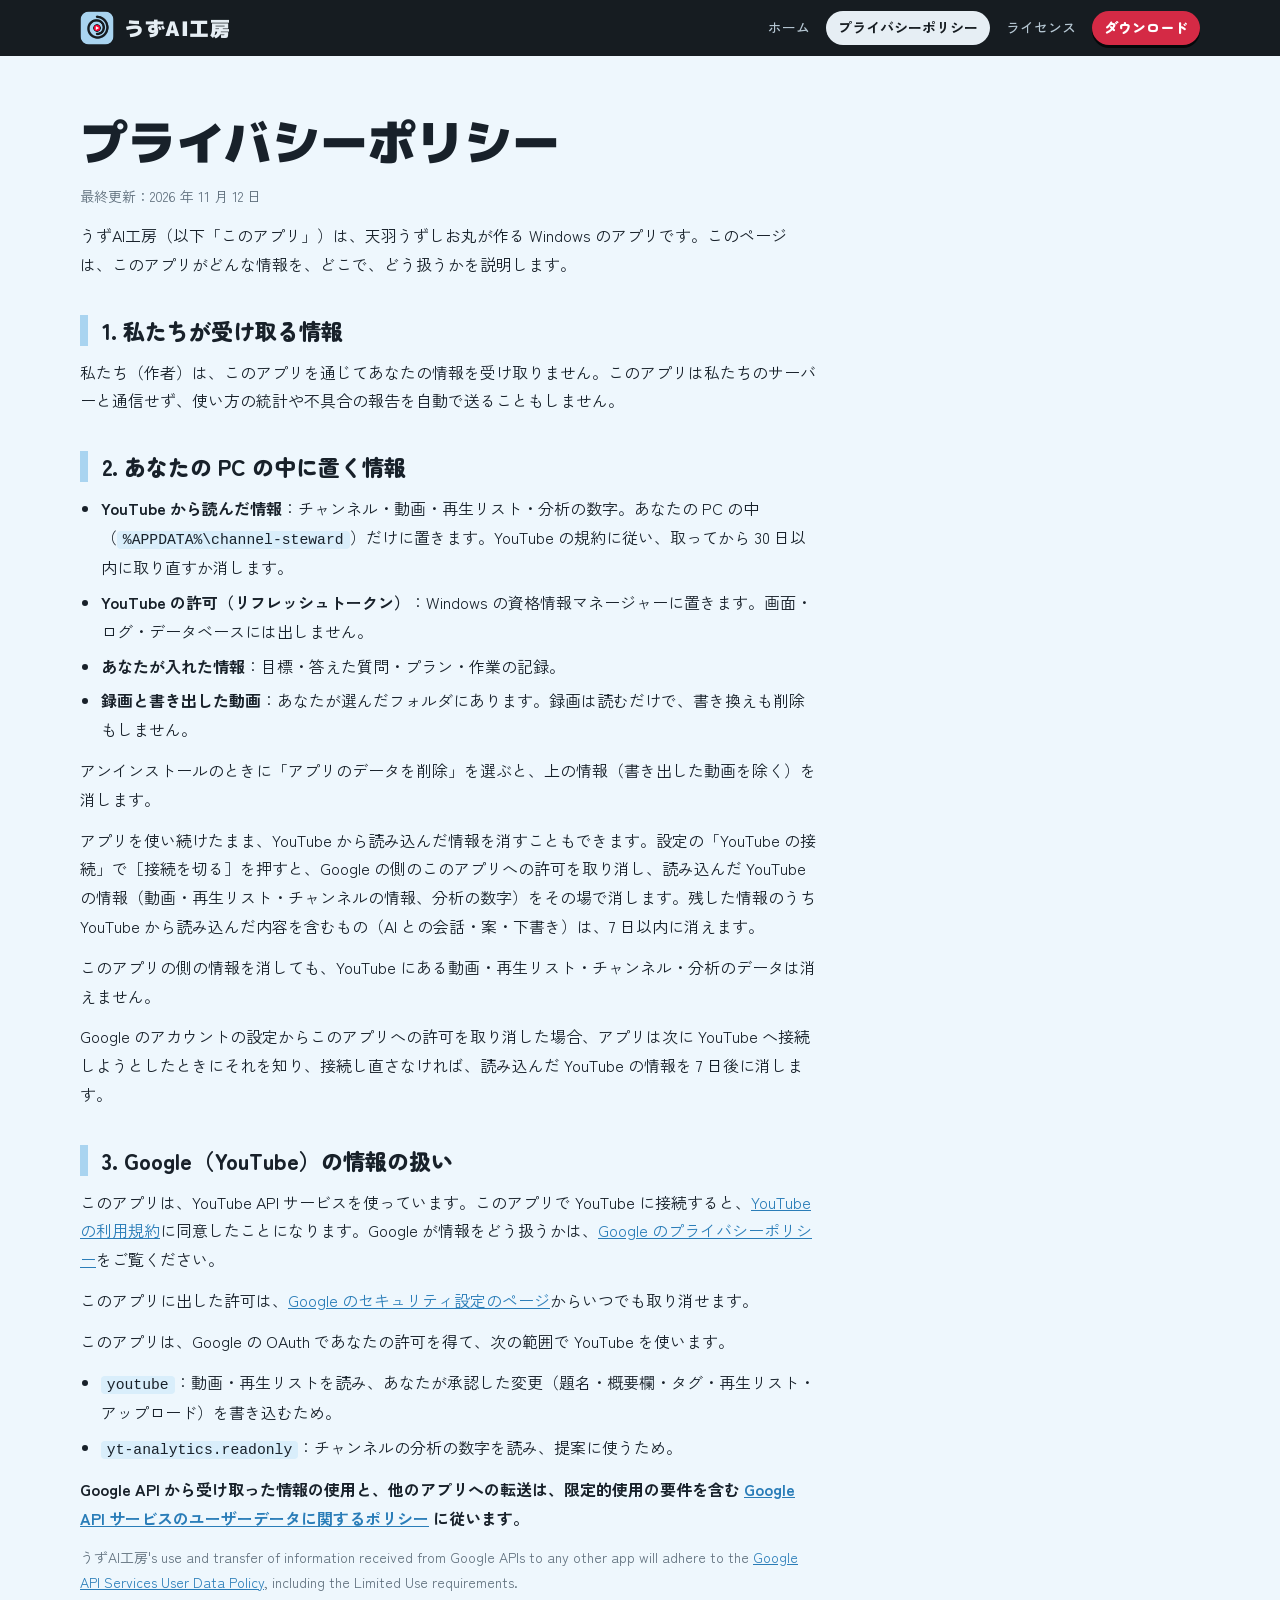
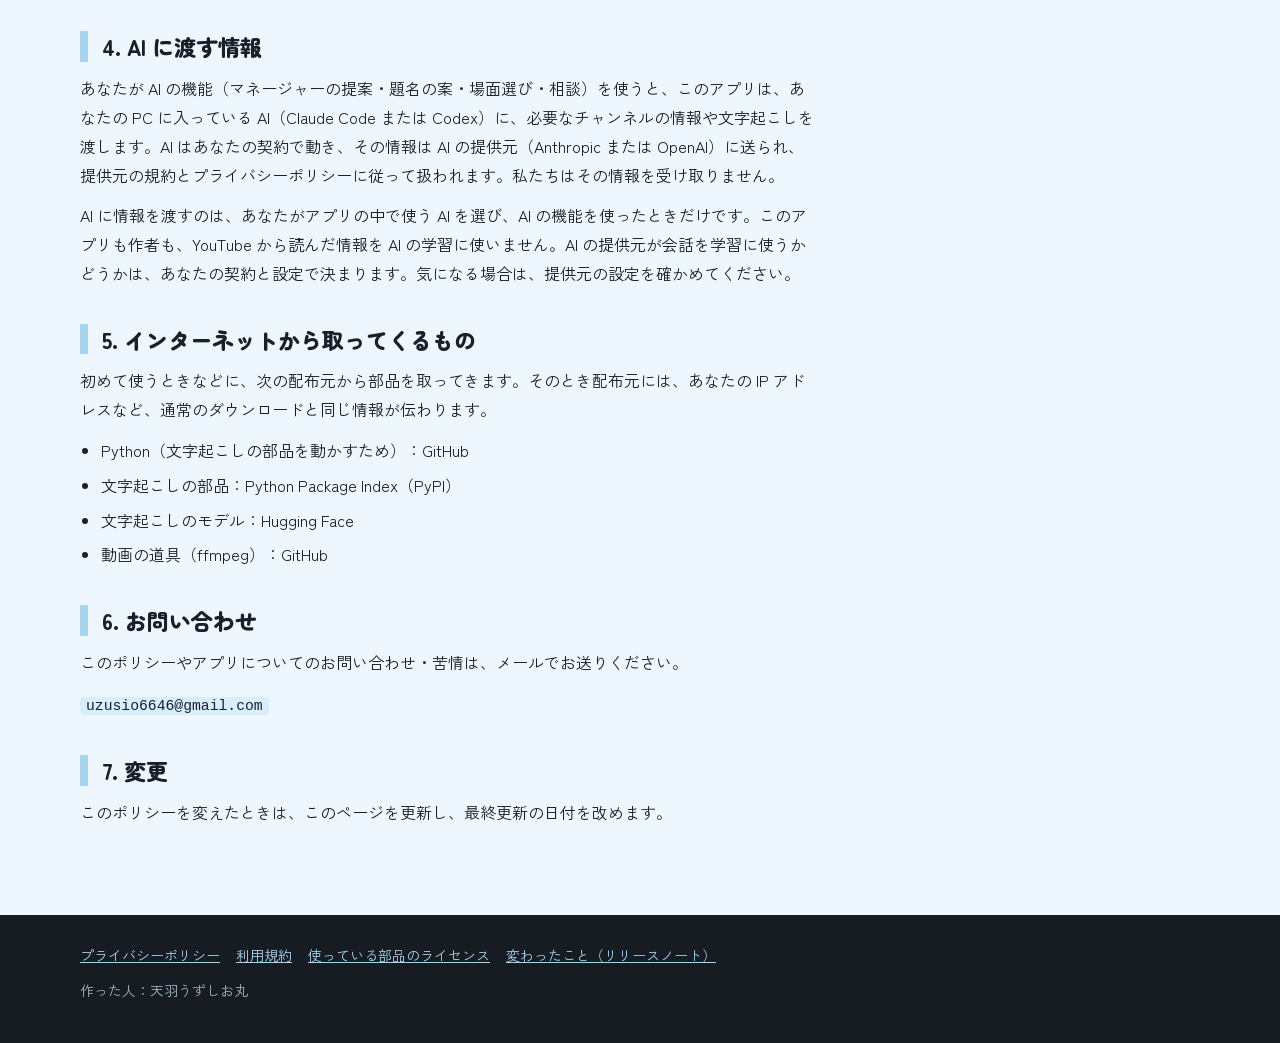
<file: privacy.html>
<!doctype html>
<html lang="ja">
<head>
<meta charset="utf-8">
<meta name="viewport" content="width=device-width, initial-scale=1">
<title>プライバシーポリシー｜うずAI工房</title>
<meta name="description" content="うずAI工房（YouTube チャンネルを運営する人のための Windows アプリ）が、どんな情報を、どこで、どう扱うかの説明です。">
<link rel="preconnect" href="https://fonts.googleapis.com">
<link rel="preconnect" href="https://fonts.gstatic.com" crossorigin>
<link rel="stylesheet" href="https://fonts.googleapis.com/css2?family=M+PLUS+1p:wght@800;900&family=Zen+Maru+Gothic:wght@500;700;900&family=Zen+Kaku+Gothic+New:wght@400;500;700&family=Outfit:wght@600;800&display=swap">
<link rel="stylesheet" href="assets/site.css">
<link rel="icon" href="img/icon.png">
<script src="assets/site.js" defer></script>
</head>
<body>

<header class="gut">
  <div class="wrap bar">
    <a class="brand" href="index.html"><img src="img/icon.png" alt="">うずAI工房</a>
    <nav class="top" aria-label="ページ">
      <a href="index.html">ホーム</a>
      <a href="privacy.html" aria-current="page">プライバシーポリシー</a>
      <a href="licenses.html">ライセンス</a>
      <a class="get" href="index.html#download">ダウンロード</a>
    </nav>
  </div>
</header>

<main>
<div class="docpage gut">
  <div class="wrap"><div class="doc">
    <section>
      <h1>プライバシーポリシー</h1>
      <p class="updated">最終更新：<span id="updated-date">2026 年 11 月 12 日</span></p>
      <p>うずAI工房（以下「このアプリ」）は、天羽うずしお丸が作る Windows のアプリです。このページは、このアプリがどんな情報を、どこで、どう扱うかを説明します。</p>
    </section>
    <section>
      <h2>1. 私たちが受け取る情報</h2>
      <p>私たち（作者）は、このアプリを通じてあなたの情報を受け取りません。このアプリは私たちのサーバーと通信せず、使い方の統計や不具合の報告を自動で送ることもしません。</p>
    </section>
    <section>
      <h2>2. あなたの PC の中に置く情報</h2>
      <ul>
        <li><b>YouTube から読んだ情報</b>：チャンネル・動画・再生リスト・分析の数字。あなたの PC の中（<code>%APPDATA%\channel-steward</code>）だけに置きます。YouTube の規約に従い、取ってから 30 日以内に取り直すか消します。</li>
        <li><b>YouTube の許可（リフレッシュトークン）</b>：Windows の資格情報マネージャーに置きます。画面・ログ・データベースには出しません。</li>
        <li><b>あなたが入れた情報</b>：目標・答えた質問・プラン・作業の記録。</li>
        <li><b>録画と書き出した動画</b>：あなたが選んだフォルダにあります。録画は読むだけで、書き換えも削除もしません。</li>
      </ul>
      <p>アンインストールのときに「アプリのデータを削除」を選ぶと、上の情報（書き出した動画を除く）を消します。</p>
      <p>アプリを使い続けたまま、YouTube から読み込んだ情報を消すこともできます。設定の「YouTube の接続」で［接続を切る］を押すと、Google の側のこのアプリへの許可を取り消し、読み込んだ YouTube の情報（動画・再生リスト・チャンネルの情報、分析の数字）をその場で消します。残した情報のうち YouTube から読み込んだ内容を含むもの（AI との会話・案・下書き）は、7 日以内に消えます。</p>
      <p>このアプリの側の情報を消しても、YouTube にある動画・再生リスト・チャンネル・分析のデータは消えません。</p>
      <p>Google のアカウントの設定からこのアプリへの許可を取り消した場合、アプリは次に YouTube へ接続しようとしたときにそれを知り、接続し直さなければ、読み込んだ YouTube の情報を 7 日後に消します。</p>
    </section>
    <section>
      <h2>3. Google（YouTube）の情報の扱い</h2>
      <p>このアプリは、YouTube API サービスを使っています。このアプリで YouTube に接続すると、<a href="https://www.youtube.com/t/terms" target="_blank" rel="noopener">YouTube の利用規約</a>に同意したことになります。Google が情報をどう扱うかは、<a href="https://policies.google.com/privacy" target="_blank" rel="noopener">Google のプライバシーポリシー</a>をご覧ください。</p>
      <p>このアプリに出した許可は、<a href="https://security.google.com/settings/security/permissions" target="_blank" rel="noopener">Google のセキュリティ設定のページ</a>からいつでも取り消せます。</p>
      <p>このアプリは、Google の OAuth であなたの許可を得て、次の範囲で YouTube を使います。</p>
      <ul>
        <li><code>youtube</code>：動画・再生リストを読み、あなたが承認した変更（題名・概要欄・タグ・再生リスト・アップロード）を書き込むため。</li>
        <li><code>yt-analytics.readonly</code>：チャンネルの分析の数字を読み、提案に使うため。</li>
      </ul>
      <p><b>Google API から受け取った情報の使用と、他のアプリへの転送は、限定的使用の要件を含む <a href="https://developers.google.com/terms/api-services-user-data-policy" target="_blank" rel="noopener">Google API サービスのユーザーデータに関するポリシー</a> に従います。</b></p>
      <p class="policy-en">うずAI工房's use and transfer of information received from Google APIs to any other app will adhere to the <a href="https://developers.google.com/terms/api-services-user-data-policy" target="_blank" rel="noopener">Google API Services User Data Policy</a>, including the Limited Use requirements.</p>
    </section>
    <section>
      <h2>4. AI に渡す情報</h2>
      <p>あなたが AI の機能（マネージャーの提案・題名の案・場面選び・相談）を使うと、このアプリは、あなたの PC に入っている AI（Claude Code または Codex）に、必要なチャンネルの情報や文字起こしを渡します。AI はあなたの契約で動き、その情報は AI の提供元（Anthropic または OpenAI）に送られ、提供元の規約とプライバシーポリシーに従って扱われます。私たちはその情報を受け取りません。</p>
      <p>AI に情報を渡すのは、あなたがアプリの中で使う AI を選び、AI の機能を使ったときだけです。このアプリも作者も、YouTube から読んだ情報を AI の学習に使いません。AI の提供元が会話を学習に使うかどうかは、あなたの契約と設定で決まります。気になる場合は、提供元の設定を確かめてください。</p>
    </section>
    <section>
      <h2>5. インターネットから取ってくるもの</h2>
      <p>初めて使うときなどに、次の配布元から部品を取ってきます。そのとき配布元には、あなたの IP アドレスなど、通常のダウンロードと同じ情報が伝わります。</p>
      <ul>
        <li>Python（文字起こしの部品を動かすため）：GitHub</li>
        <li>文字起こしの部品：Python Package Index（PyPI）</li>
        <li>文字起こしのモデル：Hugging Face</li>
        <li>動画の道具（ffmpeg）：GitHub</li>
      </ul>
    </section>
    <section>
      <h2>6. お問い合わせ</h2>
      <p>このポリシーやアプリについてのお問い合わせ・苦情は、メールでお送りください。</p>
      <p><code>uzusio6646@gmail.com</code></p>
    </section>
    <section>
      <h2>7. 変更</h2>
      <p>このポリシーを変えたときは、このページを更新し、最終更新の日付を改めます。</p>
    </section>
  </div></div>
</div>
</main>

<footer class="gut">
  <div class="wrap">
    <div><a href="privacy.html">プライバシーポリシー</a><a href="terms.html">利用規約</a><a href="licenses.html">使っている部品のライセンス</a><a href="https://github.com/uzusio/uzu-ai-koubou/releases" target="_blank" rel="noopener">変わったこと（リリースノート）</a></div>
    <p>作った人：天羽うずしお丸</p>
  </div>
</footer>

</body>
</html>
</file>
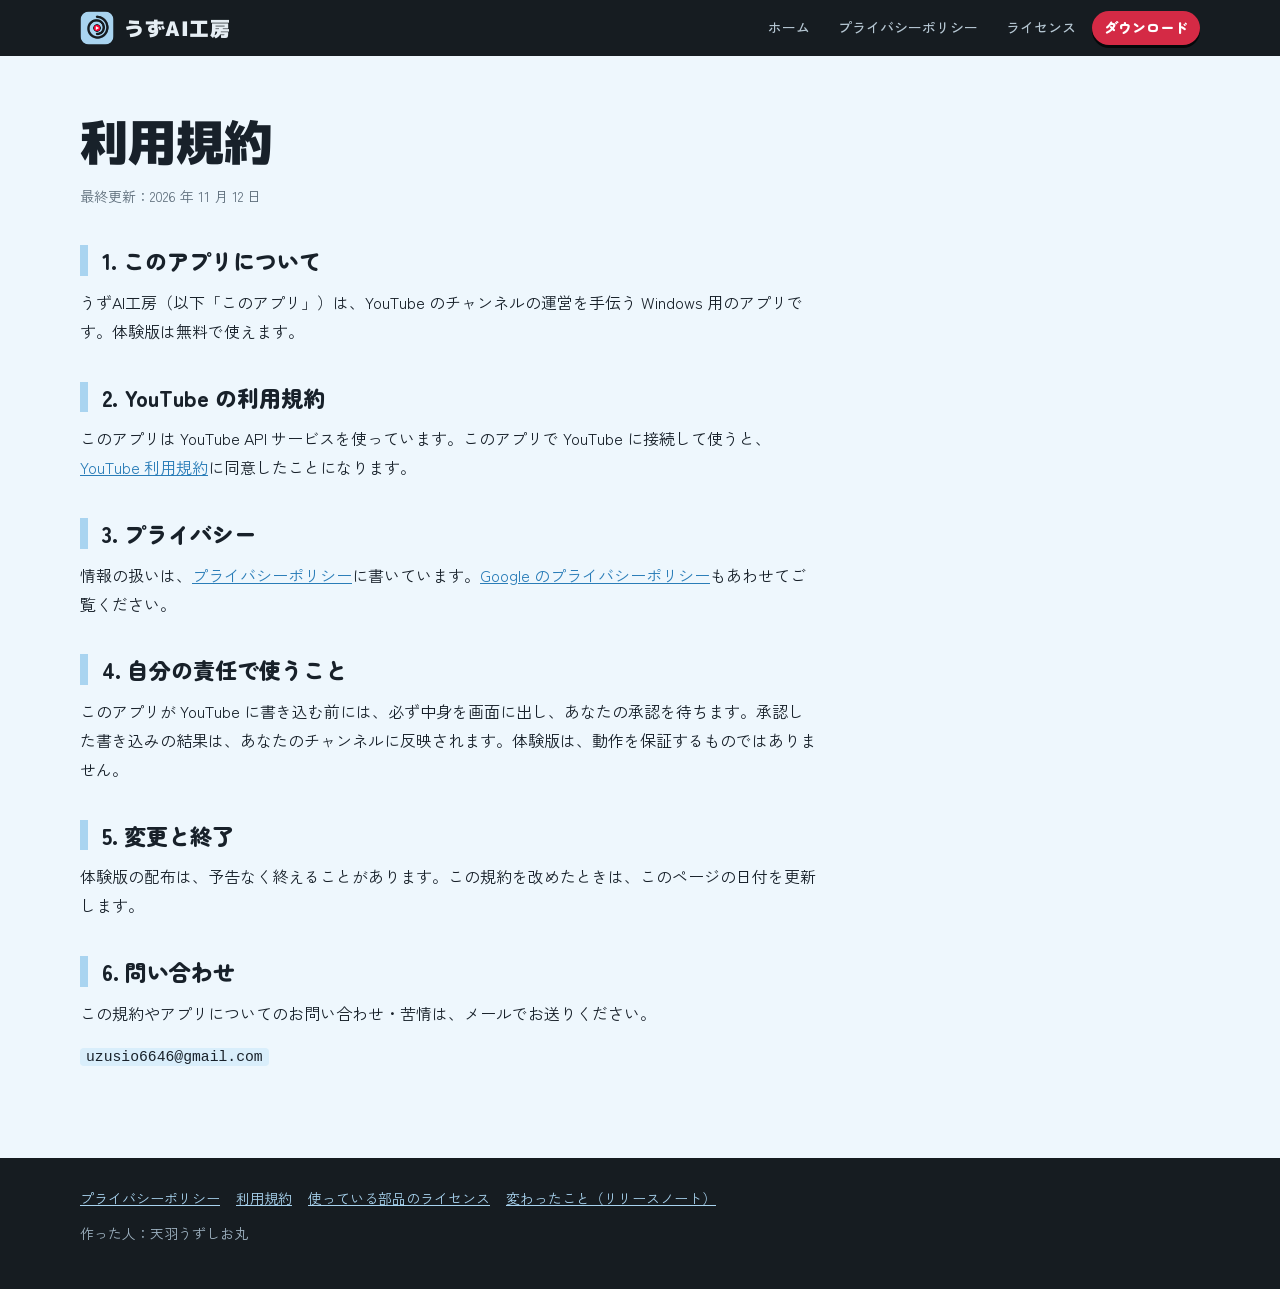
<file: terms.html>
<!doctype html>
<html lang="ja">
<head>
<meta charset="utf-8">
<meta name="viewport" content="width=device-width, initial-scale=1">
<title>利用規約｜うずAI工房</title>
<meta name="description" content="うずAI工房（YouTube チャンネルを運営する人のための Windows アプリ）の利用規約です。">
<link rel="preconnect" href="https://fonts.googleapis.com">
<link rel="preconnect" href="https://fonts.gstatic.com" crossorigin>
<link rel="stylesheet" href="https://fonts.googleapis.com/css2?family=M+PLUS+1p:wght@800;900&family=Zen+Maru+Gothic:wght@500;700;900&family=Zen+Kaku+Gothic+New:wght@400;500;700&family=Outfit:wght@600;800&display=swap">
<link rel="stylesheet" href="assets/site.css">
<link rel="icon" href="img/icon.png">
<script src="assets/site.js" defer></script>
</head>
<body>

<header class="gut">
  <div class="wrap bar">
    <a class="brand" href="index.html"><img src="img/icon.png" alt="">うずAI工房</a>
    <nav class="top" aria-label="ページ">
      <a href="index.html">ホーム</a>
      <a href="privacy.html">プライバシーポリシー</a>
      <a href="licenses.html">ライセンス</a>
      <a class="get" href="index.html#download">ダウンロード</a>
    </nav>
  </div>
</header>

<main>
<div class="docpage gut">
  <div class="wrap"><div class="doc">
    <section>
      <h1>利用規約</h1>
      <p class="updated">最終更新：<span id="updated-date">2026 年 11 月 12 日</span></p>
    </section>
    <section>
      <h2>1. このアプリについて</h2>
      <p>うずAI工房（以下「このアプリ」）は、YouTube のチャンネルの運営を手伝う Windows 用のアプリです。体験版は無料で使えます。</p>
    </section>
    <section>
      <h2>2. YouTube の利用規約</h2>
      <p>このアプリは YouTube API サービスを使っています。このアプリで YouTube に接続して使うと、<a href="https://www.youtube.com/t/terms" target="_blank" rel="noopener">YouTube 利用規約</a>に同意したことになります。</p>
    </section>
    <section>
      <h2>3. プライバシー</h2>
      <p>情報の扱いは、<a href="privacy.html">プライバシーポリシー</a>に書いています。<a href="https://policies.google.com/privacy" target="_blank" rel="noopener">Google のプライバシーポリシー</a>もあわせてご覧ください。</p>
    </section>
    <section>
      <h2>4. 自分の責任で使うこと</h2>
      <p>このアプリが YouTube に書き込む前には、必ず中身を画面に出し、あなたの承認を待ちます。承認した書き込みの結果は、あなたのチャンネルに反映されます。体験版は、動作を保証するものではありません。</p>
    </section>
    <section>
      <h2>5. 変更と終了</h2>
      <p>体験版の配布は、予告なく終えることがあります。この規約を改めたときは、このページの日付を更新します。</p>
    </section>
    <section>
      <h2>6. 問い合わせ</h2>
      <p>この規約やアプリについてのお問い合わせ・苦情は、メールでお送りください。</p>
      <p><code>uzusio6646@gmail.com</code></p>
    </section>
  </div></div>
</div>
</main>

<footer class="gut">
  <div class="wrap">
    <div><a href="privacy.html">プライバシーポリシー</a><a href="terms.html">利用規約</a><a href="licenses.html">使っている部品のライセンス</a><a href="https://github.com/uzusio/uzu-ai-koubou/releases" target="_blank" rel="noopener">変わったこと（リリースノート）</a></div>
    <p>作った人：天羽うずしお丸</p>
  </div>
</footer>

</body>
</html>
</file>
<file: assets/site.css>
html { -webkit-text-size-adjust: 100%; }
img { max-width: 100%; }
[hidden] { display: none !important; }
/* まだ押せないボタン（体験版の準備中） */
.btn.soon, .btn.soon:hover, .btn.soon:active { background: #5f6f7c; cursor: default; transform: none; box-shadow: 0 6px 0 #05080a; }

/* 配置：墨色の大きな最初の画面（特大の見出し＋傾けた実物の画面＋ステッカー）→ 流れる黄色の帯 → 実物の画面つきの機能を左右交互 → 墨色の「決めるのはあなた」→ 空色のダウンロード。
   形はアプリと同じ：太い縁取りと、下にずらした影。 */
:root {
  --bg: #eef7fd;
  --paper: #ffffff;
  --edge: #161c21;      /* 縁取りと影 */
  --text: #18212a;
  --mut: #5f6f7c;
  --sky: #a9d4f0;
  --sky2: #d9eefb;
  --line: #d3e4f0;
  --blue: #2a7db8;
  --crimson: #d42a45;
  --yellow: #ffcf5c;
  --night: #161c21;     /* 墨色の面（両方のテーマで暗い） */
  --night2: #1f2830;
  --night-text: #e6eef4;
  --night-mut: #9fb3c2;
  --display: "M PLUS 1p", "Zen Maru Gothic", "Hiragino Maru Gothic ProN", sans-serif;
  --round: "Zen Maru Gothic", "M PLUS 1p", "Hiragino Maru Gothic ProN", sans-serif;
  --body: "Zen Kaku Gothic New", "Hiragino Sans", "Yu Gothic", sans-serif;
  --num: "Outfit", "Zen Kaku Gothic New", sans-serif;
}
@media (prefers-color-scheme: dark) {
  :root:not([data-theme="light"]) {
    --bg: #10161b; --paper: #1b232a; --edge: #05080a; --text: #e3ecf2; --mut: #9fb0bd;
    --sky: #4f8fb9; --sky2: #1d3140; --line: #2c3b47; --blue: #7cc0ec; --crimson: #e8405a;
    --yellow: #ffcf5c;
    --night: #0a0e11; --night2: #151c22; --night-text: #e6eef4; --night-mut: #9fb3c2; color-scheme: dark;
  }
}
:root[data-theme="dark"] {
  --bg: #10161b; --paper: #1b232a; --edge: #05080a; --text: #e3ecf2; --mut: #9fb0bd;
  --sky: #4f8fb9; --sky2: #1d3140; --line: #2c3b47; --blue: #7cc0ec; --crimson: #e8405a;
  --yellow: #ffcf5c;
  --night: #0a0e11; --night2: #151c22; --night-text: #e6eef4; --night-mut: #9fb3c2; color-scheme: dark;
}
html { scroll-behavior: smooth; scroll-padding-top: 64px; }
@media (prefers-reduced-motion: reduce) { html { scroll-behavior: auto; } }
* { box-sizing: border-box; }
body { margin: 0; background: var(--bg); color: var(--text); font-family: var(--body); font-size: 16px; line-height: 1.8; overflow-x: hidden; }
body::before { content: ""; position: fixed; inset: 0 0 auto; height: env(safe-area-inset-top, 0px); z-index: 10; background: var(--night); }
a { color: var(--blue); }
a:focus-visible, button:focus-visible { outline: 3px solid var(--yellow); outline-offset: 3px; }
h1, h2, h3, p { margin: 0; }
h1, h2, h3 { text-wrap: balance; word-break: auto-phrase; }
.gut { padding-left: max(16px, env(safe-area-inset-left, 0px)); padding-right: max(16px, env(safe-area-inset-right, 0px)); }
.wrap { max-width: 1120px; margin: 0 auto; }

/* 上の帯 */
header { position: sticky; top: env(safe-area-inset-top, 0px); z-index: 5; background: var(--night); color: var(--night-text); }
.bar { display: flex; flex-wrap: wrap; align-items: center; gap: 8px 20px; padding-block: 10px; }
.brand { font-family: var(--display); font-weight: 900; font-size: 20px; letter-spacing: 0.03em; display: flex; align-items: center; gap: 10px; color: var(--night-text); text-decoration: none; }
.brand img { width: 34px; height: 34px; border-radius: 9px; display: block; }
nav.top { display: flex; flex-wrap: wrap; gap: 4px; margin-left: auto; align-items: center; }
nav.top a { color: #b6c7d3; text-decoration: none; font-size: 14px; font-weight: 500; padding: 4px 12px; border-radius: 999px; }
nav.top a[aria-current="page"] { background: #e6eef4; color: #161c21; font-weight: 700; }
nav.top a.get { background: var(--crimson); color: #fff; font-family: var(--round); font-weight: 900; box-shadow: 0 3px 0 #05080a; }

/* 最初の画面 */
.hero { background: var(--night); color: var(--night-text); position: relative; overflow: hidden; }
.hero .wrap { display: grid; grid-template-columns: minmax(0, 1.05fr) minmax(0, 0.95fr); gap: 40px; align-items: center; padding-block: 64px 96px; position: relative; z-index: 1; }
.swirl { position: absolute; width: 900px; height: 900px; right: -260px; top: -220px; opacity: .5; animation: spin 60s linear infinite; pointer-events: none; }
@keyframes spin { to { transform: rotate(360deg); } }
.eyebrow { font-family: var(--round); font-weight: 700; font-size: clamp(16px, 2vw, 20px); color: var(--sky); letter-spacing: 0.06em; }
.hero h1 { font-family: var(--display); font-weight: 900; font-size: clamp(38px, 5.4vw, 70px); line-height: 1.18; letter-spacing: -0.01em; color: #fff; margin-top: 10px; }
.hero h1 .hl { color: #161c21; background: var(--yellow); padding: 0 .14em; border-radius: .12em; display: inline-block; white-space: nowrap; transform: rotate(-2deg); box-shadow: 5px 5px 0 var(--crimson); margin-top: .08em; }
.hero .lead { margin-top: 26px; font-size: 17px; color: var(--night-mut); max-width: 30em; }
.cta { margin-top: 30px; display: flex; flex-wrap: wrap; gap: 14px 18px; align-items: center; }
.btn { font-family: var(--round); font-weight: 900; font-size: 19px; background: var(--crimson); color: #fff; border: 3px solid #05080a; border-radius: 14px; padding: 13px 26px; box-shadow: 0 6px 0 #05080a; cursor: pointer; text-decoration: none; display: inline-block; transition: transform .12s ease, box-shadow .12s ease; line-height: 1.4; }
.btn:hover { transform: translateY(-2px); box-shadow: 0 8px 0 #05080a; }
.btn:active { transform: translateY(4px); box-shadow: 0 2px 0 #05080a; }
.btn small { display: block; font-family: var(--body); font-weight: 500; font-size: 12px; opacity: .92; }
.ghost { color: var(--night-text); font-family: var(--round); font-weight: 700; text-decoration: none; border-bottom: 2px solid var(--sky); padding-bottom: 2px; }
.stage { position: relative; }
.win { background: #161c21; border: 3px solid #05080a; border-radius: 16px; overflow: hidden; box-shadow: 12px 12px 0 var(--sky); transform: rotate(2.2deg); transition: transform .4s cubic-bezier(.34,1.56,.64,1); }
.stage:hover .win { transform: rotate(0deg) scale(1.02); }
.win-bar { display: flex; gap: 6px; padding: 9px 12px; background: #0b1014; }
.win-bar i { width: 10px; height: 10px; border-radius: 50%; background: #3a4852; }
.win-bar i:first-child { background: var(--crimson); }
.win-bar i:nth-child(2) { background: var(--yellow); }
.win img { display: block; width: 100%; height: auto; }
.sticker { position: absolute; font-family: var(--round); font-weight: 900; font-size: clamp(13px, 1.5vw, 17px); padding: 8px 16px; border-radius: 999px; border: 3px solid #05080a; box-shadow: 0 4px 0 #05080a; white-space: nowrap; animation: pop .5s cubic-bezier(.34,1.56,.64,1) backwards; }
.sticker.s1 { background: var(--yellow); color: #161c21; left: -4%; top: 14%; transform: rotate(-8deg); animation-delay: .2s; }
.sticker.s2 { background: #a9d4f0; color: #161c21; right: -2%; bottom: 20%; transform: rotate(6deg); animation-delay: .35s; }
.sticker.s3 { background: var(--crimson); color: #fff; left: 12%; bottom: -5%; transform: rotate(-3deg); animation-delay: .5s; }
@keyframes pop { from { scale: 0.4; } }

/* 流れる帯 */
.band { background: #a9d4f0; color: #161c21; border-block: 3px solid #05080a; overflow: hidden; transform: rotate(-1.2deg) scale(1.03); margin-block: -22px 0; position: relative; z-index: 2; }
.track { display: flex; width: max-content; animation: slide 26s linear infinite; }
.track span { font-family: var(--display); font-weight: 900; font-size: clamp(20px, 3vw, 30px); padding: 8px 0; white-space: nowrap; }
.track span b { color: #1f5f8e; padding: 0 .6em; font-weight: 900; }
@keyframes slide { to { transform: translateX(-50%); } }

/* できること */
.feats { padding-block: 96px 40px; }
.sec-h { font-family: var(--display); font-weight: 900; font-size: clamp(30px, 4.6vw, 52px); line-height: 1.25; }
.sec-h em { font-style: normal; color: var(--blue); }
.feat { display: grid; grid-template-columns: minmax(0, 1fr) minmax(0, 1.25fr); gap: 48px; align-items: center; margin-top: 72px; }
.feat.flip .shot { order: -1; }
.feat .kicker { font-family: var(--num); font-weight: 800; font-size: 13px; letter-spacing: .14em; text-transform: uppercase; color: #161c21; background: var(--chip, var(--yellow)); display: inline-block; padding: 2px 12px; border-radius: 999px; border: 2px solid #05080a; }
.feat h3 { font-family: var(--display); font-weight: 900; font-size: clamp(24px, 3vw, 36px); line-height: 1.3; margin-top: 14px; }
.feat p { margin-top: 14px; font-size: 17px; max-width: 26em; }
.chips { display: flex; flex-wrap: wrap; gap: 8px; margin-top: 18px; padding: 0; list-style: none; }
.chips li { font-family: var(--round); font-weight: 700; font-size: 14px; background: var(--paper); border: 2px solid var(--edge); border-radius: 999px; padding: 2px 14px; }
.shot { margin: 0; min-width: 0; }
.crop { border: 3px solid var(--edge); border-radius: 18px; overflow: hidden; box-shadow: 10px 10px 0 var(--shadow, var(--sky)); background: var(--paper); aspect-ratio: var(--ar); transition: transform .35s cubic-bezier(.34,1.56,.64,1), box-shadow .35s ease; }
.crop:hover { transform: translate(-4px, -4px); box-shadow: 14px 14px 0 var(--shadow, var(--sky)); }
.crop img { display: block; max-width: none; width: var(--w); margin-left: var(--x); margin-top: var(--y); }
.shot figcaption { font-size: 12px; color: var(--mut); margin-top: 16px; text-align: right; }
.rise { animation: rise .7s cubic-bezier(.2,.8,.2,1) both; animation-play-state: paused; }
.rise.in { animation-play-state: running; }
@keyframes rise { from { transform: translateY(36px); } }

/* 決めるのはあなた */
.trust { background: var(--night); color: var(--night-text); margin-top: 96px; position: relative; overflow: hidden; }
.trust .wrap { padding-block: 88px; position: relative; z-index: 1; }
.trust .sec-h { color: #fff; }
.trust .sec-h em { color: var(--yellow); }
.pillars { display: grid; grid-template-columns: repeat(3, minmax(0, 1fr)); gap: 22px; margin-top: 44px; }
.pillar { background: var(--night2); border: 3px solid #05080a; border-radius: 18px; padding: 26px 24px; box-shadow: 0 6px 0 #05080a; display: grid; gap: 10px; align-content: start; min-width: 0; }
.pillar svg { width: 56px; height: 56px; }
.pillar h3 { font-family: var(--display); font-weight: 900; font-size: 22px; color: #fff; }
.pillar p { color: var(--night-mut); font-size: 15px; }
.flow { display: flex; flex-wrap: wrap; gap: 10px; align-items: center; margin-top: 40px; font-family: var(--round); font-weight: 900; font-size: clamp(15px, 2vw, 19px); }
.flow span { padding: 6px 18px; border-radius: 999px; border: 3px solid #05080a; background: #a9d4f0; color: #161c21; box-shadow: 0 4px 0 #05080a; }
.flow span.you { background: var(--yellow); transform: rotate(-3deg) scale(1.08); }
.flow i { font-style: normal; color: var(--night-mut); }

/* ダウンロード */
.dl { padding-block: 96px; }
.dl-box { background: var(--sky); border: 3px solid var(--edge); border-radius: 28px; box-shadow: 12px 12px 0 var(--edge); padding: clamp(24px, 5vw, 56px); display: grid; grid-template-columns: minmax(0, 1fr) minmax(0, 1.05fr); gap: 40px; align-items: start; color: #161c21; }
.dl-box .sec-h { color: #161c21; }
.dl-main { display: grid; gap: 18px; justify-items: start; }
.dl-main img { width: 88px; height: 88px; border-radius: 22px; border: 3px solid #05080a; box-shadow: 0 5px 0 #05080a; }
.note { font-size: 13px; color: #24313b; }
.req { list-style: none; padding: 0; margin: 0; display: grid; gap: 12px; }
.req li { background: #fff; color: #161c21; border: 3px solid #05080a; border-radius: 14px; padding: 12px 16px; display: grid; gap: 2px; font-size: 15px; line-height: 1.6; }
.req b { font-family: var(--round); font-weight: 900; }

/* 入れるときの青い画面の案内 */
.guard { margin-top: 56px; display: grid; gap: 14px; }
.guard h3 { font-family: var(--display); font-weight: 900; font-size: clamp(22px, 3vw, 30px); }
.guard > p { max-width: 44em; }
.steps { display: grid; grid-template-columns: repeat(2, minmax(0, 1fr)); gap: 24px; margin-top: 10px; }
.step { display: grid; gap: 12px; align-content: start; position: relative; min-width: 0; }
.step .no { position: absolute; left: -10px; top: -14px; z-index: 1; width: 40px; height: 40px; border-radius: 50%; background: var(--yellow); color: #161c21; border: 3px solid #05080a; display: grid; place-items: center; font-family: var(--num); font-weight: 800; font-size: 20px; }
.ss { background: #0f5fa8; color: #fff; border: 3px solid var(--edge); border-radius: 12px; box-shadow: 8px 8px 0 var(--edge); padding: 26px 22px 18px; display: grid; gap: 10px; font-size: 13px; line-height: 1.6; min-height: 190px; align-content: start; }
.ss b { font-size: 17px; font-weight: 500; }
.ss u { justify-self: start; text-underline-offset: 3px; }
.ss-btns { display: flex; gap: 8px; justify-content: flex-end; margin-top: auto; padding-top: 14px; }
.ss-btns i { font-style: normal; border: 2px solid #fff; padding: 2px 18px; }
.ss .hit { outline: 3px solid var(--yellow); outline-offset: 4px; border-radius: 2px; animation: hit 1.6s ease-in-out infinite; }
@keyframes hit { 50% { outline-offset: 8px; } }
.step > p { font-size: 15px; }
@media (max-width: 820px) { .steps { grid-template-columns: minmax(0, 1fr); gap: 32px; } }
@media (prefers-reduced-motion: reduce) { .ss .hit { animation: none; } }

/* 文書のページ */
.docpage { padding-block: 56px 88px; }
.doc { display: grid; gap: 36px; max-width: 46em; }
.doc h1 { font-family: var(--display); font-weight: 900; font-size: clamp(32px, 5vw, 48px); line-height: 1.25; }
.doc h2 { font-family: var(--round); font-weight: 900; font-size: 22px; padding-left: 14px; border-left: 8px solid var(--sky); line-height: 1.4; }
.doc section { display: grid; gap: 12px; }
.doc ul { margin: 0; padding-left: 1.3em; display: grid; gap: 6px; }
.updated, .policy-en { font-size: 14px; color: var(--mut); }
code { font-family: ui-monospace, "Cascadia Mono", Consolas, monospace; font-size: 0.92em; background: var(--sky2); padding: 1px 6px; border-radius: 4px; overflow-wrap: anywhere; }
.lic { display: grid; gap: 14px; }
.lic > div { background: var(--paper); border: 3px solid var(--edge); border-radius: 16px; box-shadow: 0 5px 0 var(--edge); padding: 16px 20px; display: grid; grid-template-columns: minmax(0, 1fr) auto; gap: 6px 16px; align-items: center; }
.lic .name { font-family: var(--round); font-weight: 900; font-size: 17px; }
.lic .kind { font-family: var(--num); font-weight: 800; background: var(--yellow); color: #161c21; border: 2px solid #05080a; border-radius: 999px; padding: 0 12px; font-size: 14px; }
.lic .how { grid-column: 1 / -1; font-size: 14px; color: var(--mut); }

/* アプリ本体が使う部品の一覧（.doc の外に置き、幅を広く使う） */
#third-party { display: grid; margin-top: 36px; }
#third-party h2 { font-family: var(--round); font-weight: 900; font-size: 22px; padding-left: 14px; border-left: 8px solid var(--sky); line-height: 1.4; }
#third-party { gap: 14px; }
#third-party > p { max-width: 44em; }
details.tp { background: var(--paper); border: 3px solid var(--edge); border-radius: 14px; box-shadow: 0 4px 0 var(--edge); }
details.tp + details.tp { margin-top: 0; }
details.tp summary { display: flex; justify-content: space-between; align-items: baseline; gap: 12px; padding: 12px 18px; cursor: pointer; font-family: var(--round); font-weight: 900; font-size: 16px; list-style: none; }
details.tp summary::-webkit-details-marker { display: none; }
details.tp summary::before { content: "＋"; font-family: var(--num); color: var(--blue); margin-right: 4px; }
details.tp[open] summary::before { content: "－"; }
details.tp summary:focus-visible { outline: 3px solid var(--yellow); outline-offset: 3px; border-radius: 10px; }
.tp-lic { flex: 1; min-width: 0; overflow-wrap: anywhere; }
.tp-count { font-family: var(--num); font-weight: 800; font-size: 14px; color: var(--mut); white-space: nowrap; }
.tp-list { margin: 0; padding: 4px 18px 16px; list-style: none; columns: 3 220px; column-gap: 28px; font-size: 14px; line-height: 1.7; }
.tp-list li { break-inside: avoid; overflow-wrap: anywhere; }
.tp-ver { font-family: var(--num); font-size: 12px; color: var(--mut); }

footer { background: var(--night); color: var(--night-mut); padding-block: 28px 44px; font-size: 14px; }
footer .wrap { display: grid; gap: 10px; }
footer a { color: #a9d4f0; margin-right: 16px; }

@media (max-width: 820px) {
  .hero .wrap, .feat, .dl-box { grid-template-columns: minmax(0, 1fr); }
  .hero .wrap { padding-block: 44px 80px; gap: 48px; }
  .feat { gap: 24px; margin-top: 56px; }
  .feat.flip .shot { order: 0; }
  .pillars { grid-template-columns: minmax(0, 1fr); }
  .sticker.s1 { left: 0; } .sticker.s2 { right: 0; }
  nav.top { margin-left: 0; }
  .crop { box-shadow: 6px 6px 0 var(--shadow, var(--sky)); }
  .win { box-shadow: 7px 7px 0 var(--sky); }
  .dl-box { box-shadow: 7px 7px 0 var(--edge); }
}
@media (prefers-reduced-motion: reduce) {
  .swirl, .track, .sticker, .rise { animation: none; }
  .btn, .win, .crop { transition: none; }
}
</file>
